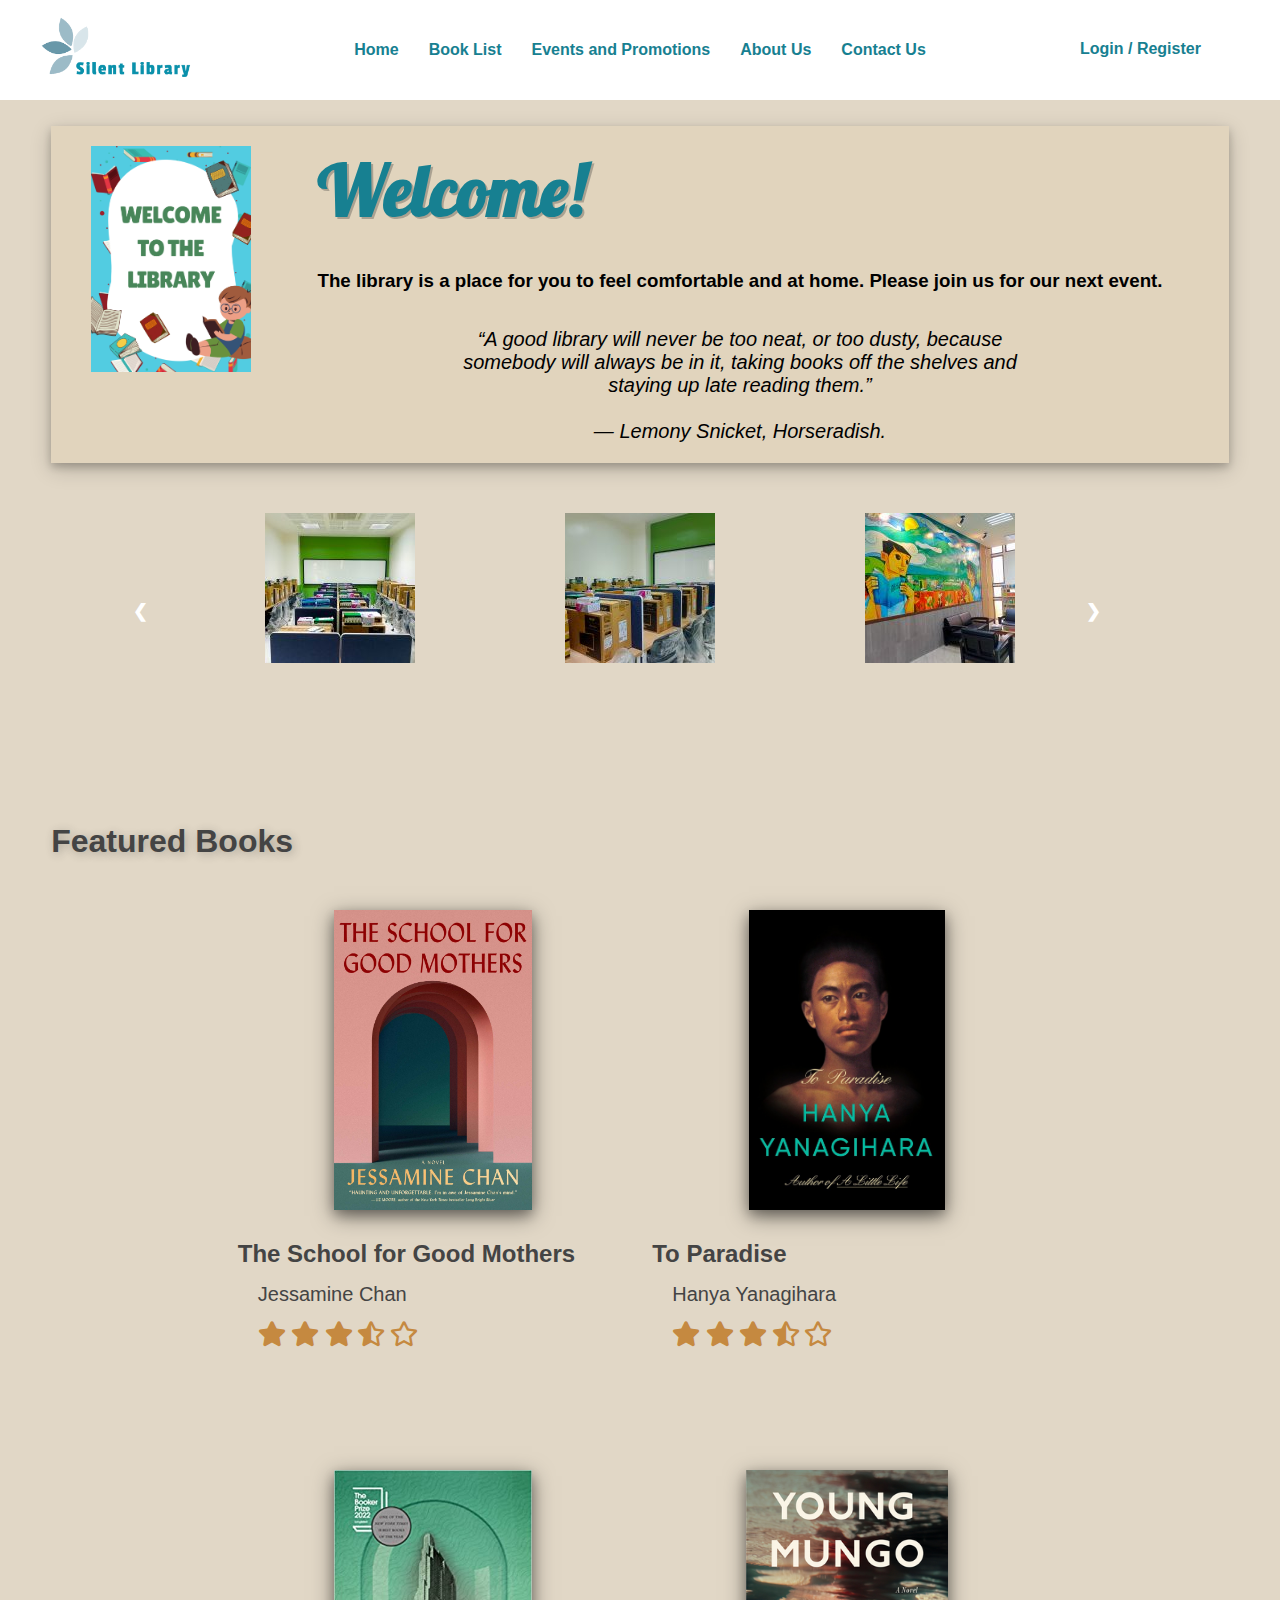
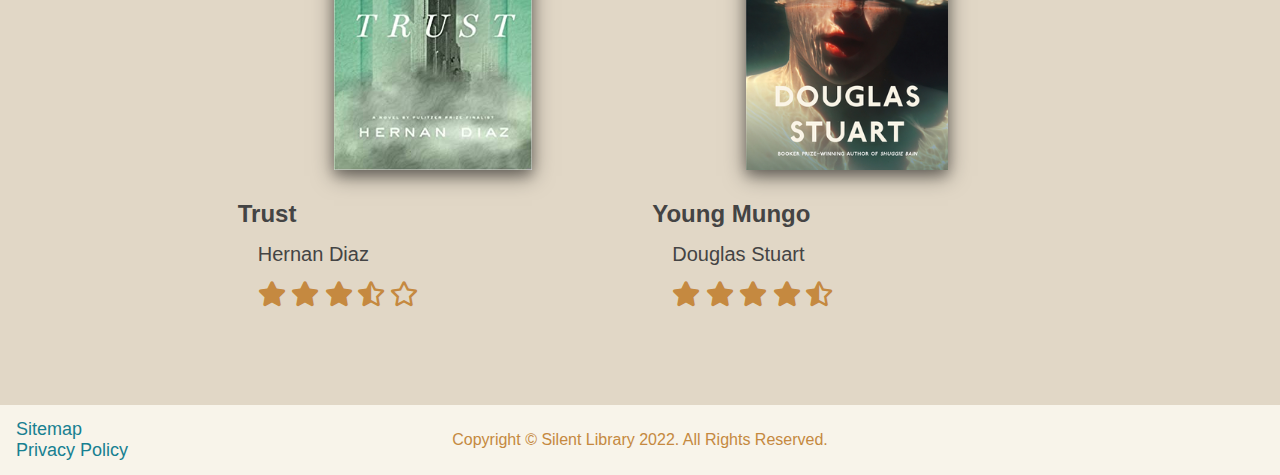
<file: pages/index.html>
<!DOCTYPE html>
<html lang="en">

<head>
    <meta charset="UTF-8">
    <meta http-equiv="X-UA-Compatible" content="IE=edge">
    <meta name="viewport" content="width=device-width, initial-scale=1.0">
    <title>Silent Library</title>
    <link rel="stylesheet" href="../res/css/styles.css  ">
    <link rel="icon" type="image/x-icon" href="../res/img/sl-favicon.jpg">
    <link rel="preconnect" href="https://fonts.googleapis.com">
    <link rel="preconnect" href="https://fonts.gstatic.com" crossorigin>
    <link href="https://fonts.googleapis.com/css2?family=Lobster&display=swap" rel="stylesheet">
    <script src="https://ajax.googleapis.com/ajax/libs/jquery/3.2.1/jquery.min.js"></script>
    <link rel="stylesheet" href="https://cdnjs.cloudflare.com/ajax/libs/font-awesome/5.15.2/css/all.min.css" />
    <script>
        $(document).ready(function () {
            $("#header").load("header.html");
            $("#footer").load("footer.html");
        });
    </script>
</head>

<body>
    <header>
        <div id="header"></div>
    </header>
    <main>
        <div class="container">
            <div class="col">
                <div class="landing-banner">
                    <div class="event-img">
                        <img src="../res/img/events/welcome.png" alt="Welcome to Silent Library">
                    </div>
                    <div class="banner-details">
                        <h1>Welcome!</h1>
                        <br><br>
                        <h3>The library is a place for you to feel comfortable and at home. Please join us for our next
                            event.</h3>
                        <br><br>
                        <div class="quote">
                            <em>“A good library will never be too neat, or too dusty, because somebody will always be in
                                it, taking books off the shelves and staying up late reading them.”</em>
                            <br><br>
                            <em>― Lemony Snicket, Horseradish.</em>
                        </div>
                    </div>
                </div>
                <h1></h1>
                <div class="slideshow-container">

                    <!-- Slideshow images list -->
                    <div class="slides">
                        <div class="slide-images">
                            <img src="../res/img/library/IMG20220504090529_01-150x150.jpg">
                        </div>

                        <div class="slide-images">
                            <img src="../res/img/library/IMG20220504090549_01-150x150.jpg">
                        </div>

                        <div class="slide-images">
                            <img src="../res/img/library/IMG20220504090732_01-150x150.jpg">
                        </div>

                        <div class="slide-images">
                            <img src="../res/img/library/IMG20220504090825-150x150.jpg">
                        </div>

                        <div class="slide-images">
                            <img src="../res/img/library/IMG20220504092419_01-150x150.jpg">
                        </div>

                        <div class="slide-images">
                            <img src="../res/img/library/IMG20220504092610_01-150x150.jpg">
                        </div>

                        <div class="slide-images">
                            <img src="../res/img/library/IMG20220504092840_01-150x150.jpg">
                        </div>

                        <div class="slide-images">
                            <img src="../res/img/library/IMG20220504092847-150x150.jpg">
                        </div>
                    </div>

                    <!-- Next and previous buttons -->
                    <div class="buttons">
                        <a class="prev" onclick="plusSlides(-1)">&#10094;</a>
                        <a class="next" onclick="plusSlides(1)">&#10095;</a>
                    </div>
                </div>

                <h1 class="section-heading">Featured Books</h1>
                <!-- Featured Books -->
                <div class="book-col">
                    <div class="book-list">
                        <div class="content">
                            <img src="../res/img/books/the_school_for_good_mothers.jpg"
                                alt="The School for Good Mothers">
                            <h2 class="book-title">The School for Good Mothers</h2>
                            <p>Jessamine Chan</p>
                            <p class="rating"><i class="fas fa-star"></i>
                                <i class="fas fa-star"></i>
                                <i class="fas fa-star"></i>
                                <i class="fas fa-star-half-alt"></i>
                                <i class="far fa-star"></i>
                            </p>
                        </div>
                        <div class="book-overlay">
                            <button class="btn btn-info">Borrow</button>
                            <button class="btn btn-info">Buy</button>
                            <br><br>
                            <button class="btn btn-success">View Details</button>
                        </div>
                    </div>
                    <div class="book-list">
                        <div class="content">
                            <img class="" src="../res/img/books/to_paradise.jpg" alt="To Paradise">
                            <h2 class="book-title">To Paradise</h2>
                            <p>Hanya Yanagihara</p>
                            <p class="rating"><i class="fas fa-star"></i>
                                <i class="fas fa-star"></i>
                                <i class="fas fa-star"></i>
                                <i class="fas fa-star-half-alt"></i>
                                <i class="far fa-star"></i>
                            </p>
                        </div>
                        <div class="book-overlay">
                            <button class="btn btn-info">Borrow</button>
                            <button class="btn btn-info">Buy</button>
                            <br><br>
                            <button class="btn btn-success">View Details</button>
                        </div>
                    </div>
                    <div class="book-list">
                        <div class="content">
                            <img src="../res/img/books/trust.jpg" alt="Trust">
                            <h2 class="book-title">Trust</h2>
                            <p>Hernan Diaz</p>
                            <p class="rating">
                                <i class="fas fa-star"></i>
                                <i class="fas fa-star"></i>
                                <i class="fas fa-star"></i>
                                <i class="fas fa-star-half-alt"></i>
                                <i class="far fa-star"></i>
                            </p>
                            </p>
                        </div>
                        <div class="book-overlay">
                            <button class="btn btn-info">Borrow</button>
                            <button class="btn btn-info">Buy</button>
                            <br><br>
                            <button class="btn btn-success">View Details</button>
                        </div>
                    </div>
                    <div class="book-list">
                        <div class="content">
                            <img src="../res/img/books/young_mungo.jpg" alt="Young Mungo">
                            <h2 class="book-title">Young Mungo</h2>
                            <p>Douglas Stuart</p>
                            <p class="rating"><i class="fas fa-star"></i>
                                <i class="fas fa-star"></i>
                                <i class="fas fa-star"></i>
                                <i class="fas fa-star"></i>
                                <i class="fas fa-star-half-alt"></i>
                            </p>
                        </div>
                        <div class="book-overlay">
                            <button class="btn btn-info">Borrow</button>
                            <button class="btn btn-info">Buy</button>
                            <br><br>
                            <button class="btn btn-success">View Details</button>
                        </div>
                    </div>
                </div>
            </div>
        </div>
    </main>
    <footer>
        <div id="footer"></div>
    </footer>
    <script>
        let slideIndex = 0;
        slideShow(slideIndex);

        function slideShow(n) {
            let i;
            var slides = $(".slide-images");
            if (n > slides.length - 3) { slideIndex = 0 }
            if (n < 0) { slideIndex = slides.length - 2 }
            for (i = 0; i <= slides.length; i++) {
                slides.eq(i).hide();
            }
            $('.slide-images').eq(n).fadeIn("slow");
            $('.slide-images').eq(n + 1).fadeIn("slow");
            $('.slide-images').eq(n + 2).fadeIn("slow");
        }

        // Next/previous controls
        function plusSlides(n) {
            slideShow(slideIndex += n);
        }
    </script>
</body>

</html>
</file>
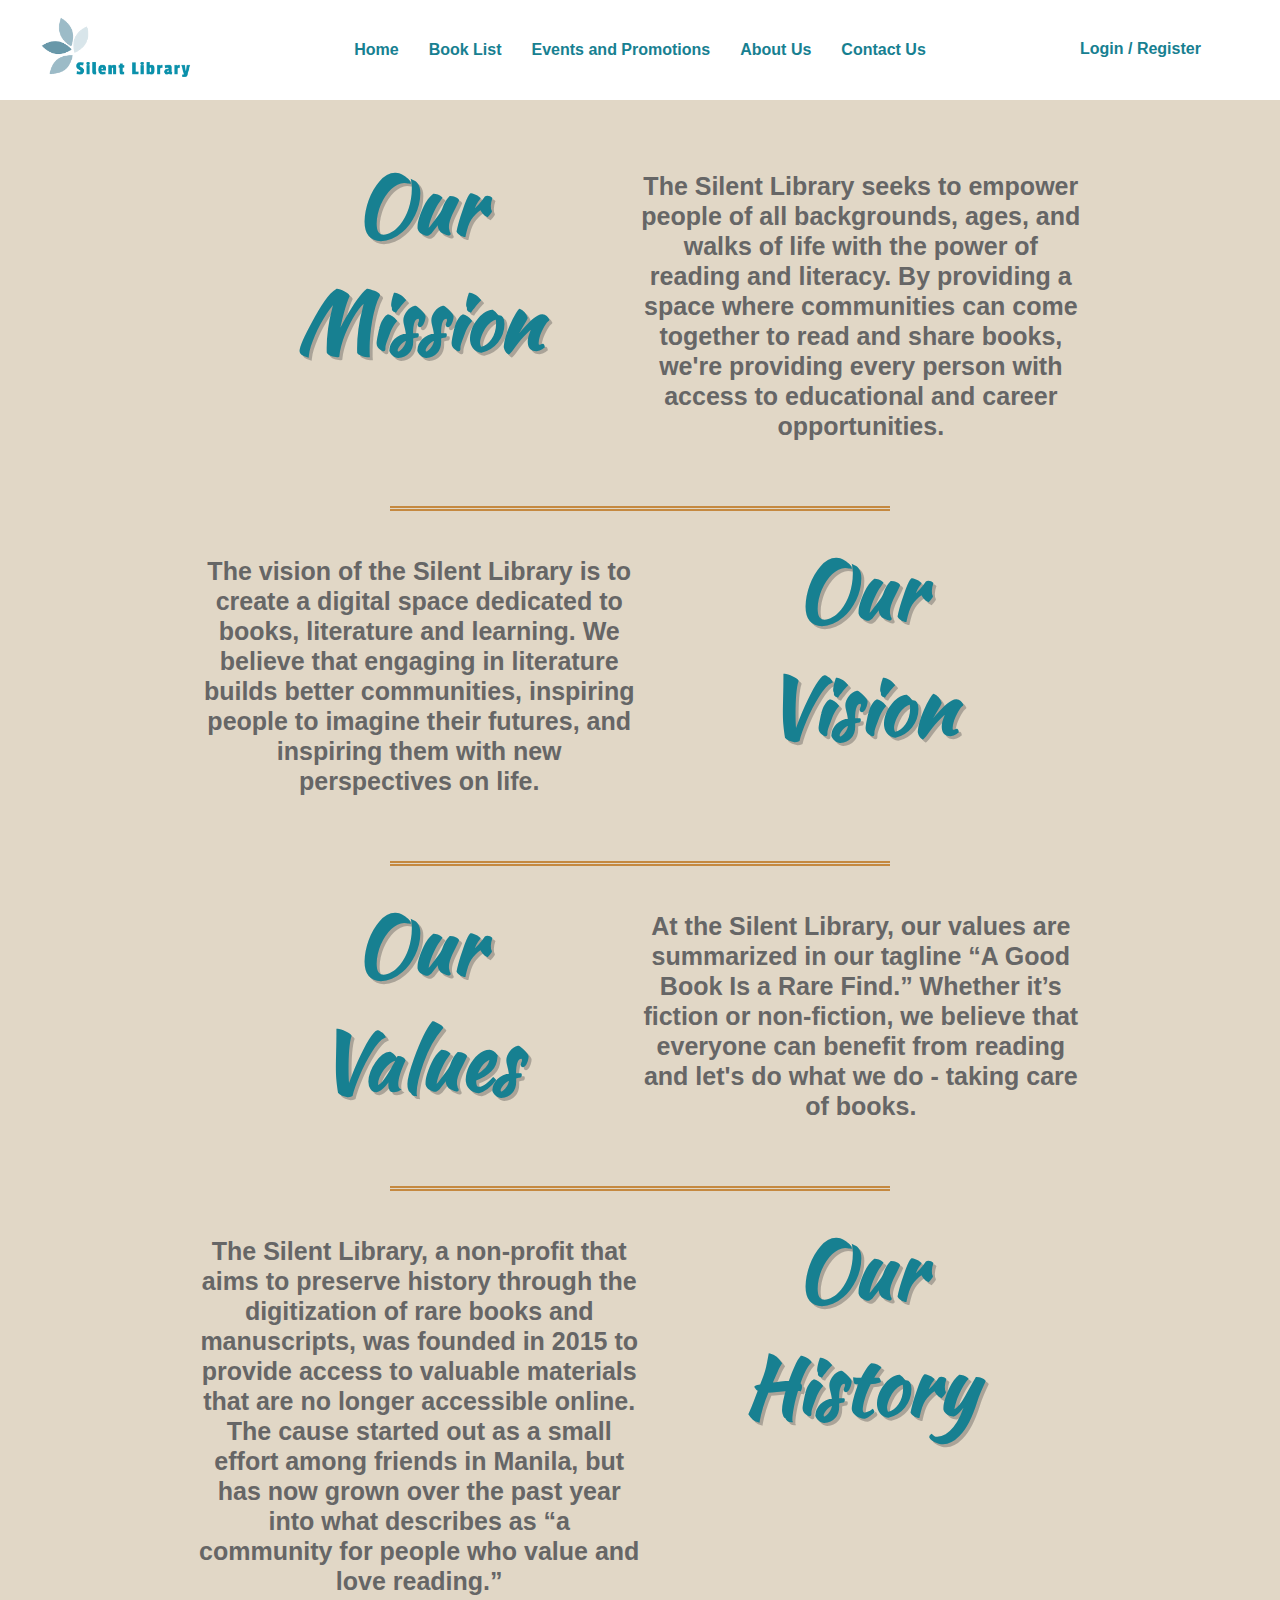
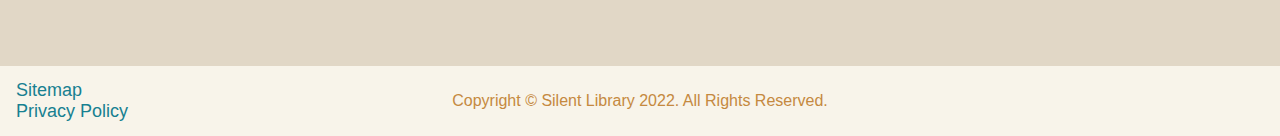
<file: pages/about.html>
<!DOCTYPE html>
<html lang="en">

<head>
    <meta charset="UTF-8" />
    <meta http-equiv="X-UA-Compatible" content="IE=edge" />
    <meta name="viewport" content="width=device-width, initial-scale=1.0" />
    <title>About Us</title>
    <link rel="stylesheet" href="../res/css/styles.css  " />
    <link rel="icon" type="image/x-icon" href="../res/img/sl-favicon.jpg" />
    <link rel="preconnect" href="https://fonts.googleapis.com">
    <link rel="preconnect" href="https://fonts.gstatic.com" crossorigin>
    <link href="https://fonts.googleapis.com/css2?family=Kaushan+Script&display=swap" rel="stylesheet">
    <script src="https://ajax.googleapis.com/ajax/libs/jquery/3.2.1/jquery.min.js"></script>
    <script>
        $(document).ready(function () {
            $("#header").load("header.html");
            $("#footer").load("footer.html");
        });
    </script>
</head>

<body>
    <header>
        <div id="header"></div>
    </header>
    <main>
        <div class="container">
            <div class="col">
                <div class="row-about">
                    <div class="col-left about">
                        <h1>Our <br>Mission</h1>
                    </div>
                    <div class="col-right about">
                        <h4>The Silent Library seeks to empower people of all backgrounds,
                            ages, and walks of life with the power of reading and literacy. By
                            providing a space where communities can come together to read and
                            share books, we're providing every person with access to educational
                            and career opportunities.</h4>
                    </div>
                </div>
                <div class="horizontal"></div>
                <div class="row-about">
                    <div class="col-left about">
                        <h4>The vision of the Silent Library is to create a digital space
                            dedicated to books, literature and learning. We believe that
                            engaging in literature builds better communities, inspiring people
                            to imagine their futures, and inspiring them with new perspectives
                            on life.</h4>
                    </div>
                    <div class="col-right about">
                        <h1>Our <br>Vision</h1>
                    </div>
                </div>
                <div class="horizontal"></div>
                <div class="row-about">
                    <div class="col-left about">
                        <h1>Our <br>Values</h1>
                    </div>
                    <div class="col-right about">
                        <h4>At the Silent Library, our values are summarized in our tagline “A Good Book Is a Rare
                            Find.”
                            Whether
                            it’s
                            fiction or non-fiction, we believe that everyone can benefit from reading and let's do what
                            we do - taking
                            care of books.</h4>
                    </div>
                </div>
                <div class="horizontal"></div>
                <div class="row-about">
                    <div class="col-left about">
                        <h4>The Silent Library, a non-profit that aims to preserve history through the digitization of
                            rare books
                            and
                            manuscripts, was founded in 2015 to provide access to valuable materials that are no
                            longer accessible online. The cause started out as a small effort among friends in Manila,
                            but has now
                            grown
                            over the past year into what describes as “a community for people who value and
                            love reading.”</h4>
                    </div>
                    <div class="col-right about">
                        <h1>Our <br>History</h1>
                    </div>
                </div>
            </div>
        </div>
    </main>
    <footer>
        <div id="footer"></div>
    </footer>
</body>

</html>
</file>
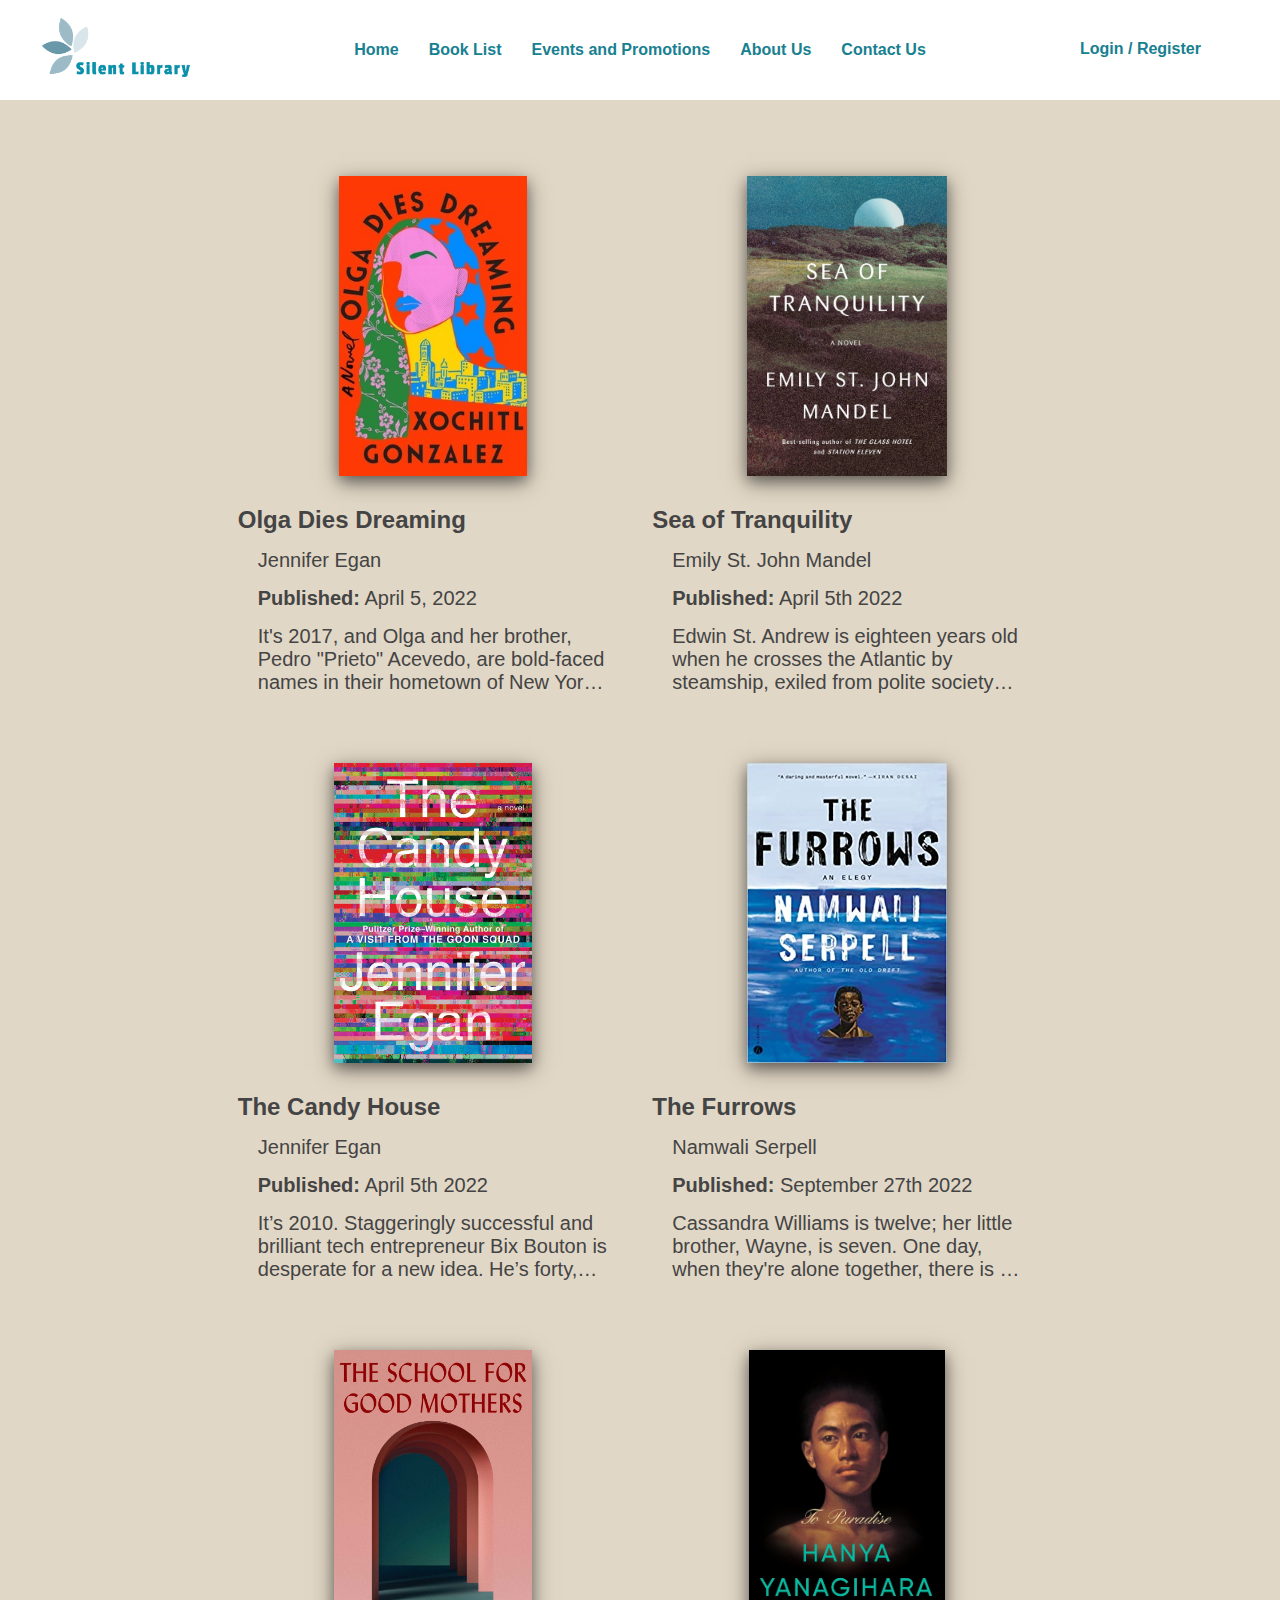
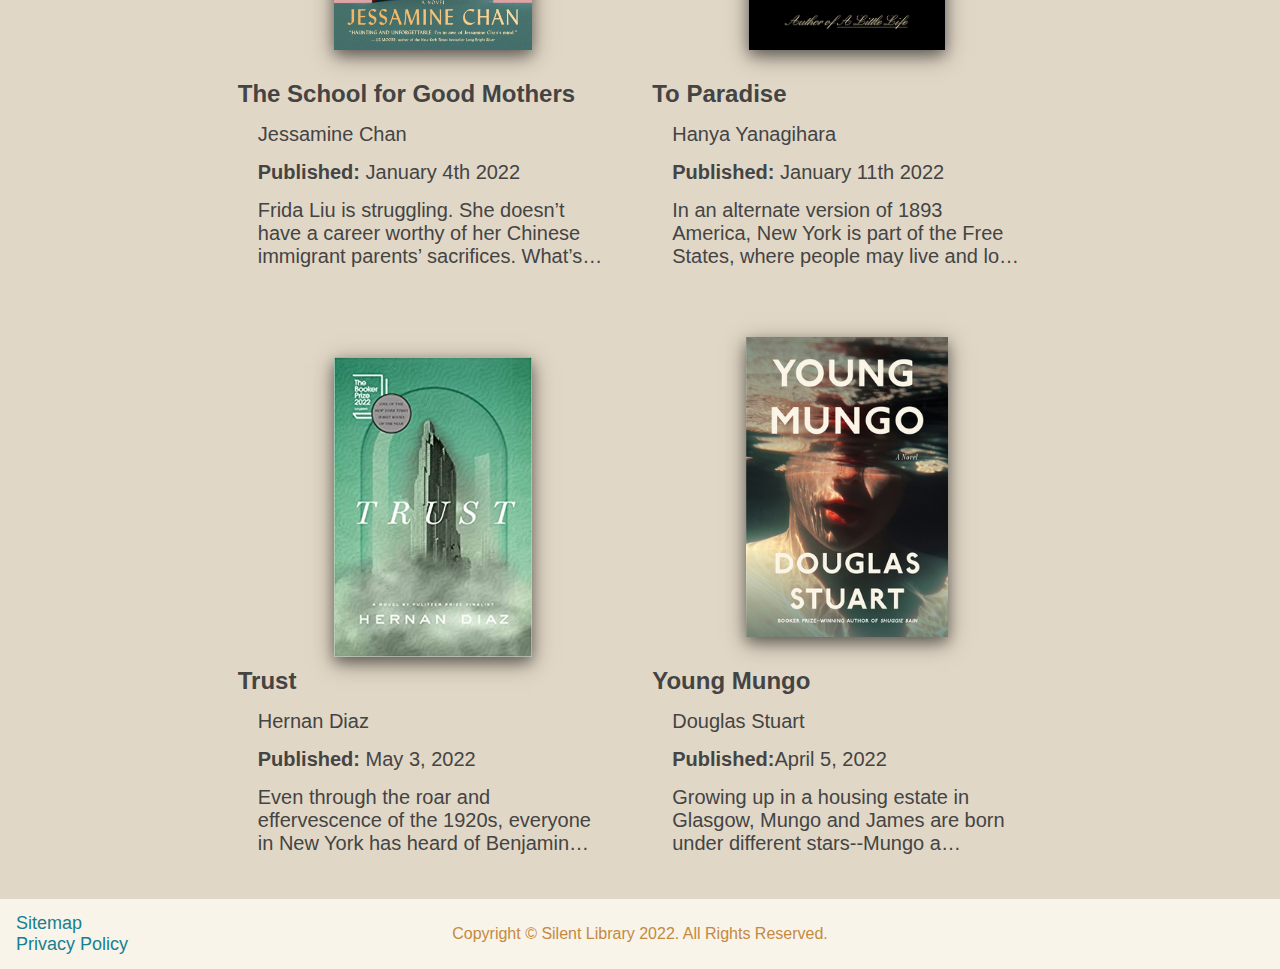
<file: pages/booklist.html>
<!DOCTYPE html>
<html lang="en">

<head>
    <meta charset="UTF-8">
    <meta http-equiv="X-UA-Compatible" content="IE=edge">
    <meta name="viewport" content="width=device-width, initial-scale=1.0">
    <title>Books</title>
    <link rel="stylesheet" href="../res/css/styles.css  ">
    <link rel="icon" type="image/x-icon" href="../res/img/sl-favicon.jpg">
    <script src="https://ajax.googleapis.com/ajax/libs/jquery/3.2.1/jquery.min.js"></script>
    <script>
        $(document).ready(function () {
            $("#header").load("header.html");
            $("#footer").load("footer.html");
        });
    </script>
</head>

<body>
    <header>
        <div id="header"></div>
    </header>
    <main>
        <div class="container">
            <div class="col">
                <div class="book-col">
                    <div class="book-list">
                        <div class="content">
                            <img src="../res/img/books/olga_dies_dreaming.jpg" alt="Olga Dies Dreaming">
                            <h2 class="book-title">Olga Dies Dreaming</h2>
                            <p>Jennifer Egan</p>
                            <p><b>Published:</b> April 5, 2022</p>
                            <p class="description">It's 2017, and Olga and her brother, Pedro "Prieto" Acevedo, are
                                bold-faced names in their hometown of New York. Prieto is a popular congressman
                                representing
                                their gentrifying Latinx neighborhood in Brooklyn while Olga is the tony wedding planner
                                for
                                Manhattan's powerbrokers.</p>
                        </div>
                        <div class="book-overlay">
                            <button class="btn btn-info">Borrow</button>
                            <button class="btn btn-info">Buy</button>
                            <br><br>
                            <button class="btn btn-success">View Details</button>
                        </div>
                    </div>
                    <div class="book-list">
                        <div class="content">
                            <img src="../res/img/books/sea_of_tranquility.jpg" alt="Sea of Tranquility">
                            <h2 class="book-title">Sea of Tranquility</h2>
                            <p> Emily St. John Mandel </p>
                            <p><b>Published:</b> April 5th 2022</p>
                            <p class="description">Edwin St. Andrew is eighteen years old when he crosses the Atlantic
                                by
                                steamship, exiled from polite society following an ill-conceived diatribe at a dinner
                                party.
                                He enters the forest, spellbound by the beauty of the Canadian wilderness, and suddenly
                                hears the notes of a violin echoing in an airship terminal--an experience that shocks
                                him to
                                his core.</p>
                        </div>
                        <div class="book-overlay">
                            <button class="btn btn-info">Borrow</button>
                            <button class="btn btn-info">Buy</button>
                            <br><br>
                            <button class="btn btn-success">View Details</button>
                        </div>
                    </div>
                    <div class="book-list">
                        <div class="content">
                            <img src="../res/img/books/the_candy_house.jpg" alt="The Candy House">
                            <h2 class="book-title">The Candy House</h2>
                            <p>Jennifer Egan</p>
                            <p><b>Published:</b> April 5th 2022</p>
                            <p class="description">It’s 2010. Staggeringly successful and brilliant tech entrepreneur
                                Bix
                                Bouton is desperate for a new idea. He’s forty, with four kids, and restless when he
                                stumbles into a conversation with mostly Columbia professors, one of whom is
                                experimenting
                                with downloading or “externalizing” memory. Within a decade, Bix’s new technology, Own
                                Your
                                Unconscious—that allows you access to every memory you’ve ever had, and to share every
                                memory in exchange for access to the memories of others—has seduced multitudes. But not
                                everyone.</p>
                        </div>
                        <div class="book-overlay">
                            <button class="btn btn-info">Borrow</button>
                            <button class="btn btn-info">Buy</button>
                            <br><br>
                            <button class="btn btn-success">View Details</button>
                        </div>
                    </div>
                    <div class="book-list">
                        <div class="content">
                            <img src="../res/img/books/the_furrows.jpg" alt="The Furrows">
                            <h2 class="book-title">The Furrows</h2>
                            <p>Namwali Serpell</p>
                            <p><b>Published:</b> September 27th 2022</p>
                            <p class="description">Cassandra Williams is twelve; her little brother, Wayne, is seven.
                                One
                                day, when they're alone together, there is an accident and Wayne is lost forever. His
                                body
                                is never recovered. The missing boy cleaves the family with doubt. Their father leaves,
                                starts another family elsewhere. But their mother can't give up hope and launches an
                                organization dedicated to missing children.</p>
                        </div>
                        <div class="book-overlay">
                            <button class="btn btn-info">Borrow</button>
                            <button class="btn btn-info">Buy</button>
                            <br><br>
                            <button class="btn btn-success">View Details</button>
                        </div>
                    </div>
                    <div class="book-list">
                        <div class="content">
                            <img src="../res/img/books/the_school_for_good_mothers.jpg"
                                alt="The School for Good Mothers">
                            <h2 class="book-title">The School for Good Mothers</h2>
                            <p>Jessamine Chan</p>
                            <p><b>Published:</b> January 4th 2022</p>
                            <p class="description">Frida Liu is struggling. She doesn’t have a career worthy of her
                                Chinese
                                immigrant parents’ sacrifices. What’s worse is she can’t persuade her husband, Gust, to
                                give
                                up his wellness-obsessed younger mistress. Only with their angelic daughter Harriet does
                                Frida finally feel she’s attained the perfection expected of her. Harriet may be all she
                                has, but she’s just enough.</p>
                        </div>
                        <div class="book-overlay">
                            <button class="btn btn-info">Borrow</button>
                            <button class="btn btn-info">Buy</button>
                            <br><br>
                            <button class="btn btn-success">View Details</button>
                        </div>
                    </div>
                    <div class="book-list">
                        <div class="content">
                            <img src="../res/img/books/to_paradise.jpg" alt="To Paradise">
                            <h2 class="book-title">To Paradise</h2>
                            <p>Hanya Yanagihara</p>
                            <p><b>Published:</b> January 11th 2022</p>
                            <p class="description">In an alternate version of 1893 America, New York is part of the Free
                                States, where people may live and love whomever they please (or so it seems). The
                                fragile
                                young scion of a distinguished family resists betrothal to a worthy suitor, drawn to a
                                charming music teacher of no means. In a 1993 Manhattan besieged by the AIDS epidemic, a
                                young Hawaiian man lives with his much older, wealthier partner, hiding his troubled
                                childhood and the fate of his father. And in 2093, in a world riven by plagues and
                                governed
                                by totalitarian rule, a powerful scientist’s damaged granddaughter tries to navigate
                                life
                                without him—and solve the mystery of her husband’s disappearances.
                            </p>
                        </div>
                        <div class="book-overlay">
                            <button class="btn btn-info">Borrow</button>
                            <button class="btn btn-info">Buy</button>
                            <br><br>
                            <button class="btn btn-success">View Details</button>
                        </div>
                    </div>
                    <div class="book-list">
                        <div class="content">
                            <img src="../res/img/books/trust.jpg" alt="Trust">
                            <h2 class="bookt-title">Trust</h2>
                            <p>Hernan Diaz</p>
                            <p><b>Published:</b> May 3, 2022</p>
                            <p class="description">Even through the roar and effervescence of the 1920s, everyone in New
                                York has heard of Benjamin and Helen Rask. He is a legendary Wall Street tycoon; she is
                                the
                                brilliant daughter of eccentric aristocrats. Together, they have risen to the very top
                                of a
                                world of seemingly endless wealth. But the secrets around their affluence and grandeur
                                incites gossip.</p>
                        </div>
                        <div class="book-overlay">
                            <button class="btn btn-info">Borrow</button>
                            <button class="btn btn-info">Buy</button>
                            <br><br>
                            <button class="btn btn-success">View Details</button>
                        </div>
                    </div>
                    <div class="book-list">
                        <div class="content">
                            <img src="../res/img/books/young_mungo.jpg" alt="Young Mungo">
                            <h2 class="book-title">Young Mungo</h2>
                            <p>Douglas Stuart</p>
                            <p><b>Published:</b>April 5, 2022</p>
                            <p class="description">Growing up in a housing estate in Glasgow, Mungo and James are born
                                under
                                different stars--Mungo a Protestant and James a Catholic--and they should be sworn
                                enemies
                                if they're to be seen as men at all. Yet against all odds, they become best friends as
                                they
                                find a sanctuary in the pigeon dovecote that James has built for his prize racing birds.
                            </p>
                        </div>
                        <div class="book-overlay">
                            <button class="btn btn-info">Borrow</button>
                            <button class="btn btn-info">Buy</button>
                            <br><br>
                            <button class="btn btn-success">View Details</button>
                        </div>
                    </div>
                </div>
            </div>
        </div>

    </main>
    <footer>
        <div id="footer"></div>
    </footer>
</body>

</html>
</file>
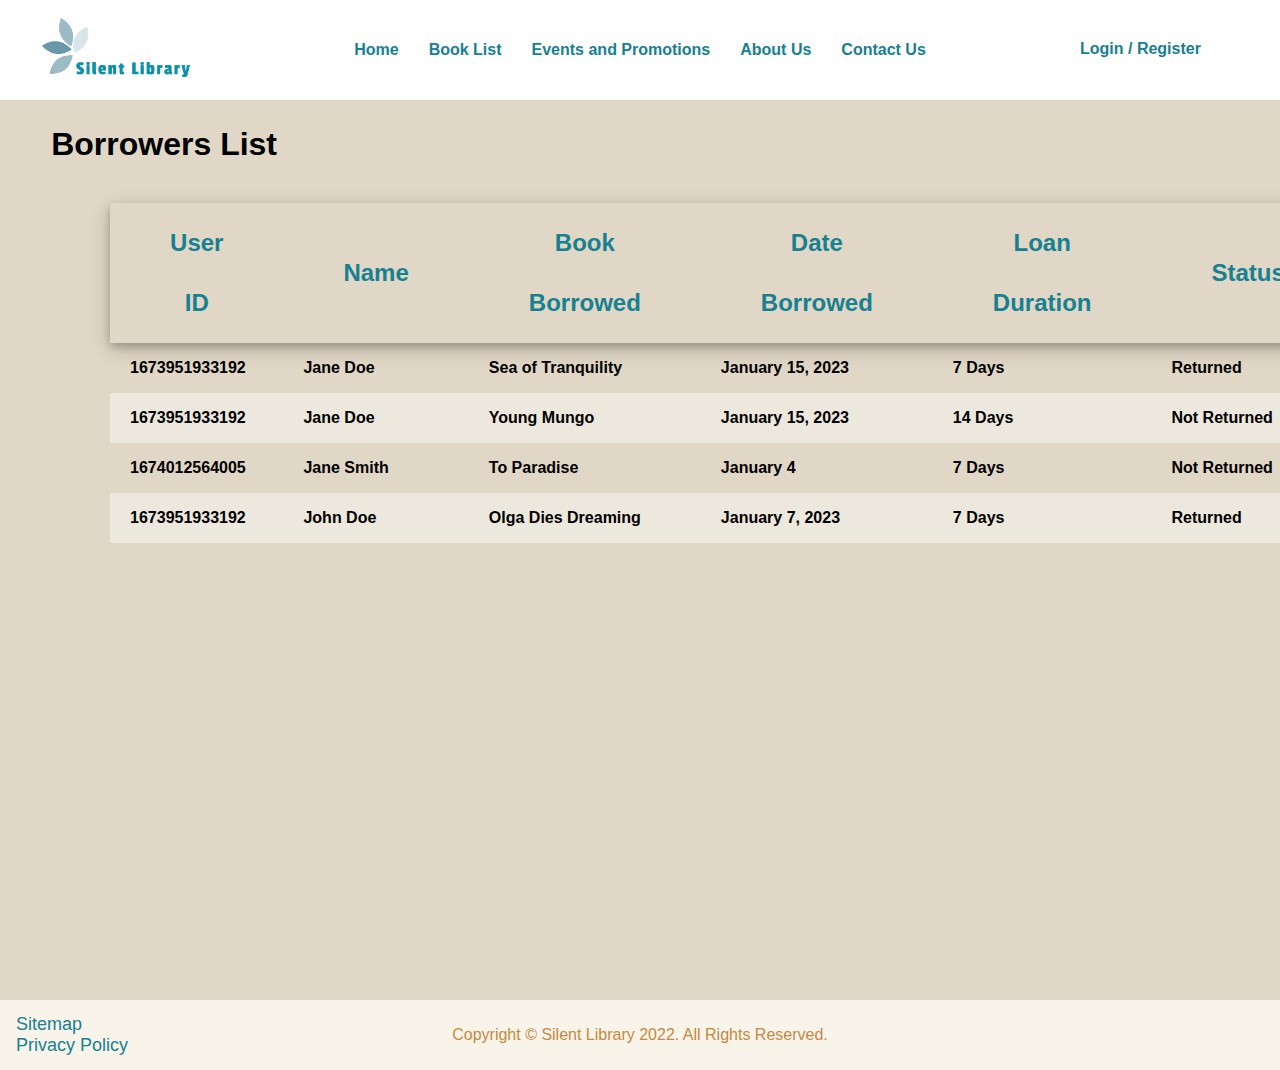
<file: pages/borrowers.html>
<!DOCTYPE html>
<html lang="en">

<head>
    <meta charset="UTF-8">
    <meta http-equiv="X-UA-Compatible" content="IE=edge">
    <meta name="viewport" content="width=device-width, initial-scale=1.0">
    <title>Silent Library</title>
    <link rel="stylesheet" href="../res/css/styles.css  ">
    <link rel="icon" type="image/x-icon" href="../res/img/sl-favicon.jpg">
    <script src="https://ajax.googleapis.com/ajax/libs/jquery/3.2.1/jquery.min.js"></script>
    <script>
        $(document).ready(function () {
            $("#header").load("header.html");
            $("#footer").load("footer.html");
        });
    </script>
</head>

<body>
    <header>
        <div id="header"></div>
    </header>
    <main>
        <div class="container">
            <div class="col">
                <div class="col-left">
                    <h1>Borrowers List</h1>
                </div>
                <div class="borrowers">
                    <table class="borrowers-table">
                        <thead>
                            <tr>
                                <th>
                                    <h2>User ID</h2>
                                </th>
                                <th>
                                    <h2>Name</h2>
                                </th>
                                <th>
                                    <h2>Book Borrowed</h2>
                                </th>
                                <th>
                                    <h2>Date Borrowed</h2>
                                </th>
                                <th>
                                    <h2>Loan Duration</h2>
                                </th>
                                <th>
                                    <h2>Status</h2>
                                </th>
                            </tr>
                        </thead>
                        <tbody>
                            <tr>
                                <td>1673951933192</td>
                                <td>Jane Doe</td>
                                <td>Sea of Tranquility</td>
                                <td>January 15, 2023</td>
                                <td>7 Days</td>
                                <td>Returned</td>
                            </tr>
                            <tr>
                                <td>1673951933192</td>
                                <td>Jane Doe</td>
                                <td>Young Mungo</td>
                                <td>January 15, 2023</td>
                                <td>14 Days</td>
                                <td>Not Returned</td>
                            </tr>
                            <tr>
                                <td>1674012564005</td>
                                <td>Jane Smith</td>
                                <td>To Paradise</td>
                                <td>January 4</td>
                                <td>7 Days</td>
                                <td>Not Returned</td>
                            </tr>
                            <tr>
                                <td>1673951933192</td>
                                <td>John Doe</td>
                                <td>Olga Dies Dreaming</td>
                                <td>January 7, 2023</td>
                                <td>7 Days</td>
                                <td>Returned</td>
                            </tr>
                        </tbody>
                    </table>
                </div>
            </div>
        </div>
    </main>
    <footer>
        <div id="footer"></div>
    </footer>
</body>

</html>
</file>
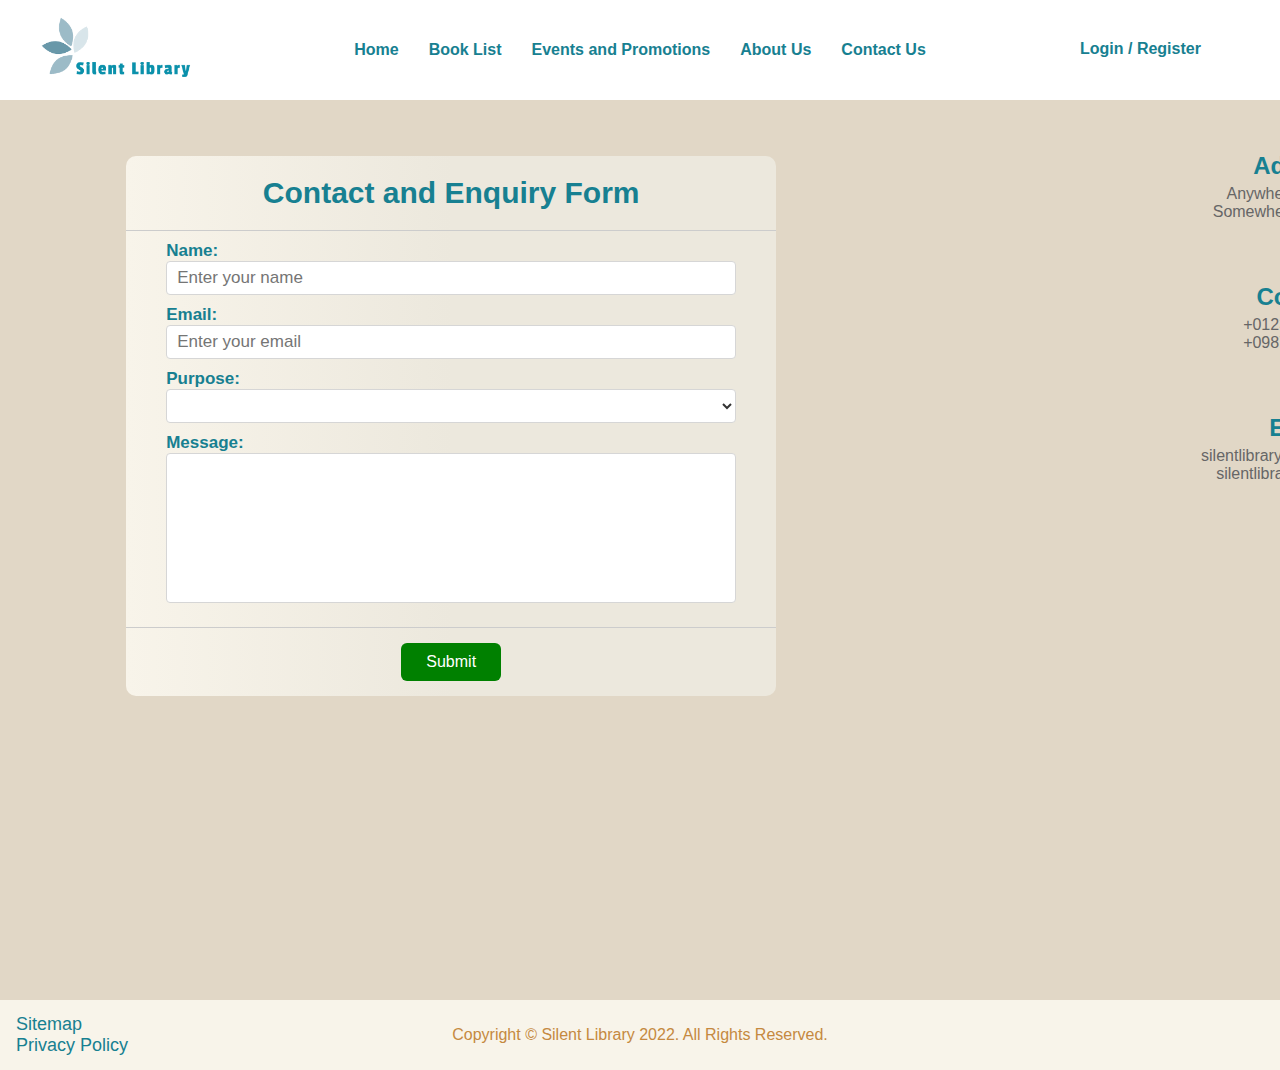
<file: pages/contact.html>
<!DOCTYPE html>
<html lang="en">

<head>
    <meta charset="UTF-8">
    <meta http-equiv="X-UA-Compatible" content="IE=edge">
    <meta name="viewport" content="width=device-width, initial-scale=1.0">
    <title>Contact Us</title>
    <link rel="stylesheet" href="../res/css/styles.css  ">
    <link rel="icon" type="image/x-icon" href="../res/img/sl-favicon.jpg">
    <link rel="stylesheet" href="https://cdnjs.cloudflare.com/ajax/libs/font-awesome/5.15.2/css/all.min.css" />
    <script src="https://ajax.googleapis.com/ajax/libs/jquery/3.2.1/jquery.min.js"></script>
    <script>
        $(document).ready(function () {
            $("#header").load("header.html");
            $("#footer").load("footer.html");
        });

        function checkEvents() {
            if (document.getElementById('purpose').value == 'eventsenquiry') {
                document.getElementById('eventslabel').style.display = "block";
                document.getElementById('events').style.display = "block";
            } else {
                document.getElementById('eventslabel').style.display = "none";
                document.getElementById('events').style.display = "none";
            }
        }
    </script>
</head>

<body>
    <header>
        <div id="header"></div>
    </header>
    <main>
        <div class="container">
            <div class="col">
                <div class="row">
                    <div class="col-left">
                        <div class="registration">
                            <form action="javascript:void(0);" class="sign-up" id="enquiry" method="post">
                                <div class="form-header">
                                    <h2>Contact and Enquiry Form</h2>
                                </div>
                                <div class="form-body">
                                    <label for="name" class="label-title">Name: </label>
                                    <input type="text" class="form-input" placeholder="Enter your name">

                                    <label for="email" class="label-title">Email: </label>
                                    <input type="email" class="form-input" placeholder="Enter your email" required>

                                    <label for="purpose" class="label-title">Purpose: </label>
                                    <select name="purpose" id="purpose" class="form-input" required
                                        onchange="checkEvents()">
                                        <option></option>
                                        <option value="contact">Contact</option>
                                        <option value="suggestion">Suggestion</option>
                                        <option value="eventsenquiry">Events and Promotions Enquiry</option>
                                    </select>

                                    <label for="eventslabel" class="label-title" id="eventslabel"
                                        style="display: none;">Events:
                                    </label>
                                    <select name="events" id="events" class="form-input" style="display: none;">
                                        <option></option>
                                        <option value="postermaking">Poster Making Contest</option>
                                        <option value="childrensbook">International Childrens' Book Day</option>
                                        <option value="artday">World Art Day</option>
                                    </select>

                                    <label for="message" class="label-title">Message: </label>
                                    <textarea name="message" id="message" cols="60" rows="10"
                                        class="form-input"></textarea>
                                </div>
                                <div class="form-footer">
                                    <button class="btn btn-success" type="submit">
                                        Submit
                                    </button>
                                </div>
                            </form>
                        </div>
                    </div>
                    <div class="col-right">
                        <div class="contact">
                            <i class="fas fa-map-marker-alt"></i>
                            <h2>Address</h2>
                            <h4>Anywhere, anywhere</h4>
                            <h4>Somewhere, somewhere</h4>
                            <br><br>

                            <i class="fas fa-phone-alt"></i>
                            <h2>Contact</h2>
                            <h4>+0123 4567 890</h4>
                            <h4>+0987 6543 210</h4>
                            <br><br>

                            <i class="fas fa-envelope"></i>
                            <h2>Email</h2>
                            <h4>silentlibrary@somemail.com</h4>
                            <h4>silentlibrary@email.com</h4>
                        </div>
                        <br><br>
                        <div class="map">
                            <div class="mapouter">
                                <div class="gmap_canvas"><iframe width="900" height="400" id="gmap_canvas"
                                        src="https://maps.google.com/maps?q=2880%20Broadway,%20New%20York&t=&z=13&ie=UTF8&iwloc=&output=embed"
                                        frameborder="0" scrolling="no" marginheight="0" marginwidth="0"></iframe><a
                                        href="https://fmovies-online.net"></a><br>
                                    <style>
                                        .mapouter {
                                            position: relative;
                                            text-align: right;
                                            height: 400px;
                                            width: 900px;
                                        }
                                    </style><a href="https://www.embedgooglemap.net">google map html generator</a>
                                    <style>
                                        .gmap_canvas {
                                            overflow: hidden;
                                            background: none !important;
                                            height: 400px;
                                            width: 900px;
                                        }
                                    </style>
                                </div>
                            </div>
                        </div>
                    </div>
                </div>
            </div>
        </div>
    </main>
    <footer>
        <div id="footer"></div>
    </footer>
</body>

</html>
</file>
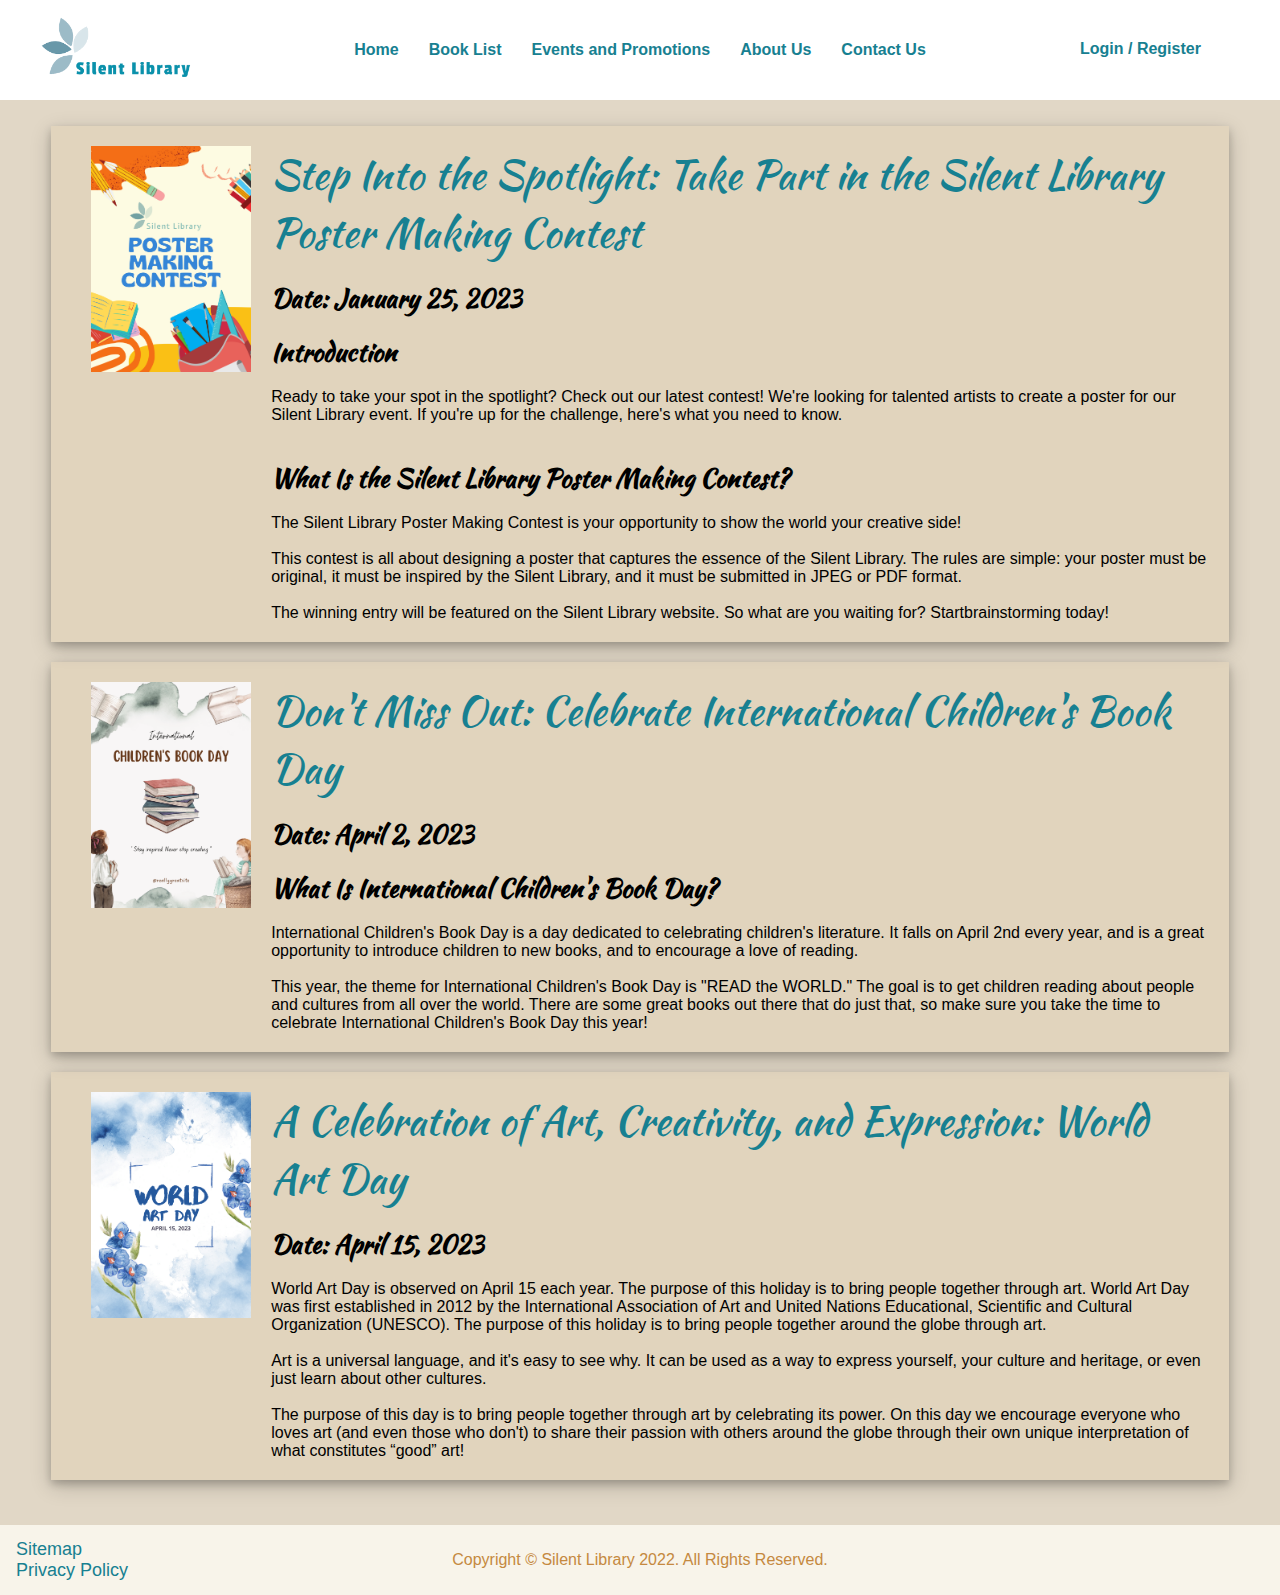
<file: pages/events.html>
<!DOCTYPE html>
<html lang="en">

<head>
    <meta charset="UTF-8">
    <meta http-equiv="X-UA-Compatible" content="IE=edge">
    <meta name="viewport" content="width=device-width, initial-scale=1.0">
    <title>Events and Promotions</title>
    <link rel="stylesheet" href="../res/css/styles.css  ">
    <link rel="icon" type="image/x-icon" href="../res/img/sl-favicon.jpg">
    <link rel="preconnect" href="https://fonts.googleapis.com">
    <link rel="preconnect" href="https://fonts.gstatic.com" crossorigin>
    <link href="https://fonts.googleapis.com/css2?family=Kaushan+Script&display=swap" rel="stylesheet">
    <script src="https://ajax.googleapis.com/ajax/libs/jquery/3.2.1/jquery.min.js"></script>
    <script>
        $(document).ready(function () {
            $("header").load("header.html");
            $("footer").load("footer.html");
        });
    </script>
</head>

<body>
    <header>
        <div id="header"></div>
    </header>
    <main>
        <div class="container">
            <div class="col">
                <div class="events">
                    <div class="event-img">
                        <a href=""><img src="../res/img/events/poster_making.png" alt="Poster Making Contest"></a>
                    </div>
                    <div class="event-details">
                        <h1>Step Into the Spotlight: Take Part in the Silent Library Poster Making Contest</h1>
                        <br>
                        <h3>Date: January 25, 2023</h3>
                        <br>
                        <h3>Introduction</h3>
                        <br>
                        <p>
                            Ready to take your spot in the spotlight? Check out our latest contest! We're looking for
                            talented artists to create a poster for our Silent Library event. If you're up for the
                            challenge, here's what you need to know.
                        </p>
                        <br><br>
                        <h3>What Is the Silent Library Poster Making Contest?</h3>
                        <br>
                        <p>
                            The Silent Library Poster Making Contest is your opportunity to show the world your creative
                            side!
                            <br><br>
                            This contest is all about designing a poster that captures the essence of the Silent
                            Library. The rules are simple: your poster must be original, it must be inspired by the
                            Silent Library, and it must be submitted in JPEG or PDF format.
                            <br><br>
                            The winning entry will be featured on the Silent Library website. So what are you waiting
                            for? Startbrainstorming today!
                        </p>
                    </div>
                    <div class="enquire-btn">
                        <a class="btn btn-info">Enquire</a>
                    </div>
                </div>
                <div class="events">
                    <div class="event-img">
                        <img src="../res/img/events/childrens_book_day.png" alt="International Childrens Book Day">
                    </div>
                    <div class="event-details">
                        <h1>Don't Miss Out: Celebrate International Children's Book Day</h1>
                        <br>
                        <h3>Date: April 2, 2023</h3>
                        <br>
                        <h3>What Is International Children's Book Day?</h3>
                        <br>
                        <p>
                            International Children's Book Day is a day dedicated to celebrating children's
                            literature.
                            It falls on April 2nd every year, and is a great opportunity to introduce children to
                            new
                            books, and to encourage a love of reading.
                            <br><br>
                            This year, the theme for International Children's Book Day is "READ the WORLD." The goal
                            is
                            to get children reading about people and cultures from all over the world. There are
                            some
                            great books out there that do just that, so make sure you take the time to celebrate
                            International Children's Book Day this year!
                        </p>
                    </div>
                    <div class="enquire-btn">
                        <a class="btn btn-info">Enquire</a>
                    </div>
                </div>
                <div class="events">
                    <div class="event-img">
                        <img src="../res/img/events/art-day.png" alt="World Art Day">
                    </div>
                    <div class="event-details">
                        <h1>A Celebration of Art, Creativity, and Expression: World Art Day</h1>
                        <br>
                        <h3>Date: April 15, 2023</h3>
                        <br>
                        <p>
                            World Art Day is observed on April 15 each year. The purpose of this holiday is to bring
                            people together through art. World Art Day was first established in 2012 by the
                            International Association of Art and United Nations Educational, Scientific and Cultural
                            Organization (UNESCO). The purpose of this holiday is to bring people together around the
                            globe through art.
                            <br><br>
                            Art is a universal language, and it's easy to see why. It can be used as a way to express
                            yourself, your culture and heritage, or even just learn about other cultures.
                            <br><br>
                            The purpose of this day is to bring people together through art by celebrating its power. On
                            this day we encourage everyone who loves art (and even those who don't) to share their
                            passion with others around the globe through their own unique interpretation of what
                            constitutes “good” art!
                        </p>
                    </div>
                    <div class="enquire-btn">
                        <a class="btn btn-info">Enquire</a>
                    </div>
                </div>
            </div>
        </div>
    </main>
    <footer>
        <div id="footer"></div>
    </footer>
    <div class="modal">
        <div class="enquire-form">
            <form action="javascript:void(0);" class="sign-up" id="enquiry" method="post">
                <div class="form-header">
                    <h2>Events Enquiry Form</h2>
                </div>
                <div class="form-body">
                    <label for="name" class="label-title">Name: </label>
                    <input type="text" class="form-input" placeholder="Enter your name">

                    <label for="email" class="label-title">Email: </label>
                    <input type="email" class="form-input" placeholder="Enter your email" required>

                    <label for="eventslabel" class="label-title" id="eventslabel">Events:
                    </label>
                    <select name="events" id="events" class="form-input" required>
                        <option></option>
                        <option value="postermaking">Poster Making Contest</option>
                        <option value="childrensbook">International Childrens' Book Day</option>
                        <option value="artday">World Art Day</option>
                    </select>

                    <label for="message" class="label-title">Message: </label>
                    <textarea name="message" id="message" cols="60" rows="10" class="form-input"></textarea>
                </div>
                <div class="form-footer">
                    <button class="btn btn-success" type="submit">
                        Submit
                    </button>
                    <button class="btn btn-danger" id="modal-cancel" type="reset">
                        Cancel
                    </button>
                </div>
            </form>
        </div>
    </div>
</body>

</html>
</file>
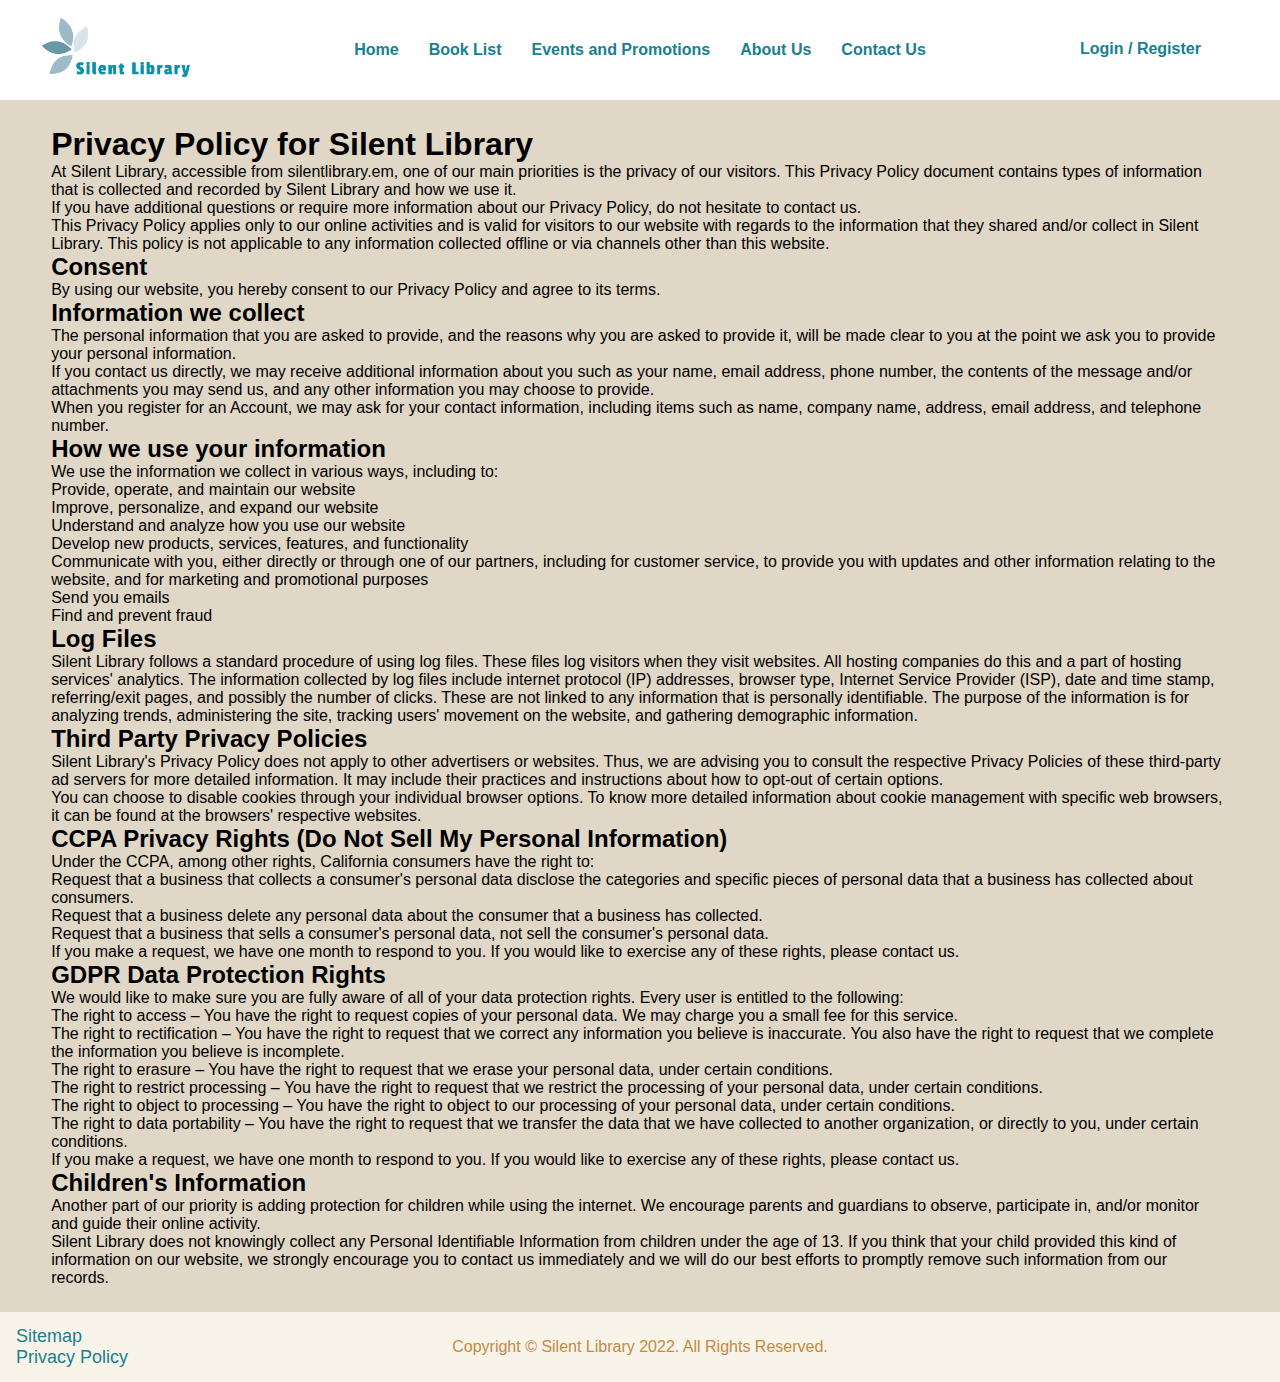
<file: pages/privacy.html>
<!DOCTYPE html>
<html lang="en">

<head>
    <meta charset="UTF-8">
    <meta http-equiv="X-UA-Compatible" content="IE=edge">
    <meta name="viewport" content="width=device-width, initial-scale=1.0">
    <title>Silent Library</title>
    <link rel="stylesheet" href="../res/css/styles.css  ">
    <link rel="icon" type="image/x-icon" href="../res/img/sl-favicon.jpg">
    <script src="https://ajax.googleapis.com/ajax/libs/jquery/3.2.1/jquery.min.js"></script>
    <script>
        $(document).ready(function () {
            $("#header").load("header.html");
            $("#footer").load("footer.html");
        });
    </script>
</head>

<body>
    <header>
        <div id="header"></div>
    </header>
    <main>
        <div class="container">
            <div class="col">
                <h1>Privacy Policy for Silent Library</h1>

                <p>At Silent Library, accessible from silentlibrary.em, one of our main priorities is the privacy of our
                    visitors. This Privacy Policy document contains types of information that is collected and recorded
                    by Silent Library and how we use it.</p>

                <p>If you have additional questions or require more information about our Privacy Policy, do not
                    hesitate to contact us.</p>

                <p>This Privacy Policy applies only to our online activities and is valid for visitors to our website
                    with regards to the information that they shared and/or collect in Silent Library. This policy is
                    not applicable to any information collected offline or via channels other than this website.</p>

                <h2>Consent</h2>

                <p>By using our website, you hereby consent to our Privacy Policy and agree to its terms.</p>

                <h2>Information we collect</h2>

                <p>The personal information that you are asked to provide, and the reasons why you are asked to provide
                    it, will be made clear to you at the point we ask you to provide your personal information.</p>
                <p>If you contact us directly, we may receive additional information about you such as your name, email
                    address, phone number, the contents of the message and/or attachments you may send us, and any other
                    information you may choose to provide.</p>
                <p>When you register for an Account, we may ask for your contact information, including items such as
                    name, company name, address, email address, and telephone number.</p>

                <h2>How we use your information</h2>

                <p>We use the information we collect in various ways, including to:</p>

                <ul>
                    <li>Provide, operate, and maintain our website</li>
                    <li>Improve, personalize, and expand our website</li>
                    <li>Understand and analyze how you use our website</li>
                    <li>Develop new products, services, features, and functionality</li>
                    <li>Communicate with you, either directly or through one of our partners, including for customer
                        service, to provide you with updates and other information relating to the website, and for
                        marketing and promotional purposes</li>
                    <li>Send you emails</li>
                    <li>Find and prevent fraud</li>
                </ul>

                <h2>Log Files</h2>

                <p>Silent Library follows a standard procedure of using log files. These files log visitors when they
                    visit websites. All hosting companies do this and a part of hosting services' analytics. The
                    information collected by log files include internet protocol (IP) addresses, browser type, Internet
                    Service Provider (ISP), date and time stamp, referring/exit pages, and possibly the number of
                    clicks. These are not linked to any information that is personally identifiable. The purpose of the
                    information is for analyzing trends, administering the site, tracking users' movement on the
                    website, and gathering demographic information.</p>




                <h2>Third Party Privacy Policies</h2>

                <p>Silent Library's Privacy Policy does not apply to other advertisers or websites. Thus, we are
                    advising you to consult the respective Privacy Policies of these third-party ad servers for more
                    detailed information. It may include their practices and instructions about how to opt-out of
                    certain options. </p>

                <p>You can choose to disable cookies through your individual browser options. To know more detailed
                    information about cookie management with specific web browsers, it can be found at the browsers'
                    respective websites.</p>

                <h2>CCPA Privacy Rights (Do Not Sell My Personal Information)</h2>

                <p>Under the CCPA, among other rights, California consumers have the right to:</p>
                <p>Request that a business that collects a consumer's personal data disclose the categories and specific
                    pieces of personal data that a business has collected about consumers.</p>
                <p>Request that a business delete any personal data about the consumer that a business has collected.
                </p>
                <p>Request that a business that sells a consumer's personal data, not sell the consumer's personal data.
                </p>
                <p>If you make a request, we have one month to respond to you. If you would like to exercise any of
                    these rights, please contact us.</p>

                <h2>GDPR Data Protection Rights</h2>

                <p>We would like to make sure you are fully aware of all of your data protection rights. Every user is
                    entitled to the following:</p>
                <p>The right to access – You have the right to request copies of your personal data. We may charge you a
                    small fee for this service.</p>
                <p>The right to rectification – You have the right to request that we correct any information you
                    believe is inaccurate. You also have the right to request that we complete the information you
                    believe is incomplete.</p>
                <p>The right to erasure – You have the right to request that we erase your personal data, under certain
                    conditions.</p>
                <p>The right to restrict processing – You have the right to request that we restrict the processing of
                    your personal data, under certain conditions.</p>
                <p>The right to object to processing – You have the right to object to our processing of your personal
                    data, under certain conditions.</p>
                <p>The right to data portability – You have the right to request that we transfer the data that we have
                    collected to another organization, or directly to you, under certain conditions.</p>
                <p>If you make a request, we have one month to respond to you. If you would like to exercise any of
                    these rights, please contact us.</p>

                <h2>Children's Information</h2>

                <p>Another part of our priority is adding protection for children while using the internet. We encourage
                    parents and guardians to observe, participate in, and/or monitor and guide their online activity.
                </p>

                <p>Silent Library does not knowingly collect any Personal Identifiable Information from children under
                    the age of 13. If you think that your child provided this kind of information on our website, we
                    strongly encourage you to contact us immediately and we will do our best efforts to promptly remove
                    such information from our records.</p>
            </div>
        </div>
    </main>
    <footer>
        <div id="footer"></div>
    </footer>
</body>

</html>
</file>
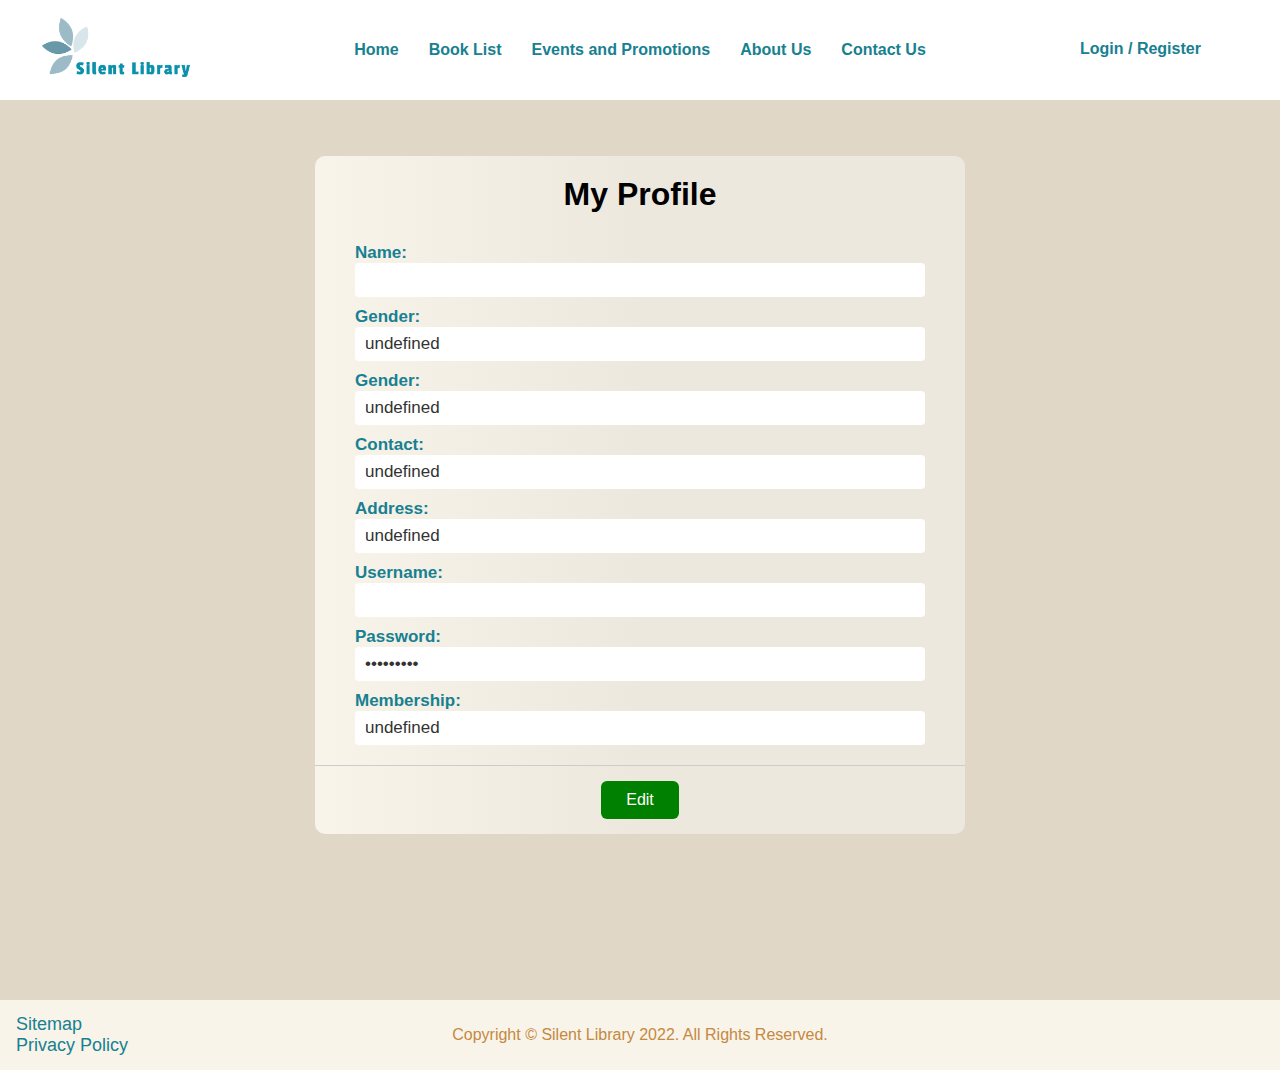
<file: pages/profile.html>
<!DOCTYPE html>
<html lang="en">

<head>
    <meta charset="UTF-8">
    <meta http-equiv="X-UA-Compatible" content="IE=edge">
    <meta name="viewport" content="width=device-width, initial-scale=1.0">
    <title>Silent Library</title>
    <link rel="stylesheet" href="../res/css/styles.css  ">
    <link rel="icon" type="image/x-icon" href="../res/img/sl-favicon.jpg">
    <link rel="preconnect" href="https://fonts.googleapis.com">
    <link rel="preconnect" href="https://fonts.gstatic.com" crossorigin>
    <link href="https://fonts.googleapis.com/css2?family=Lobster&display=swap" rel="stylesheet">
    <script src="https://ajax.googleapis.com/ajax/libs/jquery/3.2.1/jquery.min.js"></script>
    <script>
        $(document).ready(function () {
            $("#header").load("header.html");
            $("#footer").load("footer.html");
        });
    </script>
</head>

<body>
    <header>
        <div id="header"></div>
    </header>
    <main>
        <div class="container">
            <div class="col">
                <form action="#" class="user-profile" id="user-profile">
                    <div class="form-header">
                        <h1>My Profile</h1>
                    </div>
                    <div class="form-body" id="profile-body">
                        <label for="name" class="label-title">Full Name: </label>
                        <input type="text" id="name" class="form-input" placeholder="Enter your name" required>

                        <label for="gender" class="label-title">Gender</label>
                        <select name="gender" id="gender" class="form-input">
                            <option></option>
                            <option value="Male">Male</option>
                            <option value="Female">Female</option>
                        </select>

                        <label for="contact" class="label-title">* Contact: </label>
                        <input type="number" class="form-input" id="contact" placeholder="Enter your mobile number"
                            required>

                        <label for="address" class="label-title">Address</label>
                        <input type="text" class="form-input" id="address" placeholder="Enter your address">

                        <label for="username" class="label-title">* Username: </label>
                        <input type="text" class="form-input" id="username" placeholder="Enter your username" required>

                        <label for="password" class="label-title">* Password: </label>
                        <input type="password" class="form-input" id="password" placeholder="Enter your password"
                            required>

                        <label for="confirmpassword" class="label-title">* Confirm Password: </label>
                        <input type="password" class="form-input" id="confirmpassword"
                            placeholder="Confirm  your password" required>

                        <label for="membership" class="label-title">Member Type: </label>
                        <select name="membertype" id="membertype" class="form-input" required>
                            <option></option>
                            <option value="Standard">Standard</option>
                            <option value="Premium">Premium</option>
                            <option value="VIP">VIP</option>
                        </select>
                    </div>
                    <div class="form-footer">
                        <button class="btn btn-success">
                            Edit
                        </button>
                    </div>
                </form>
            </div>
        </div>
    </main>
    <footer>
        <div id="footer"></div>
    </footer>
</body>

</html>
</file>
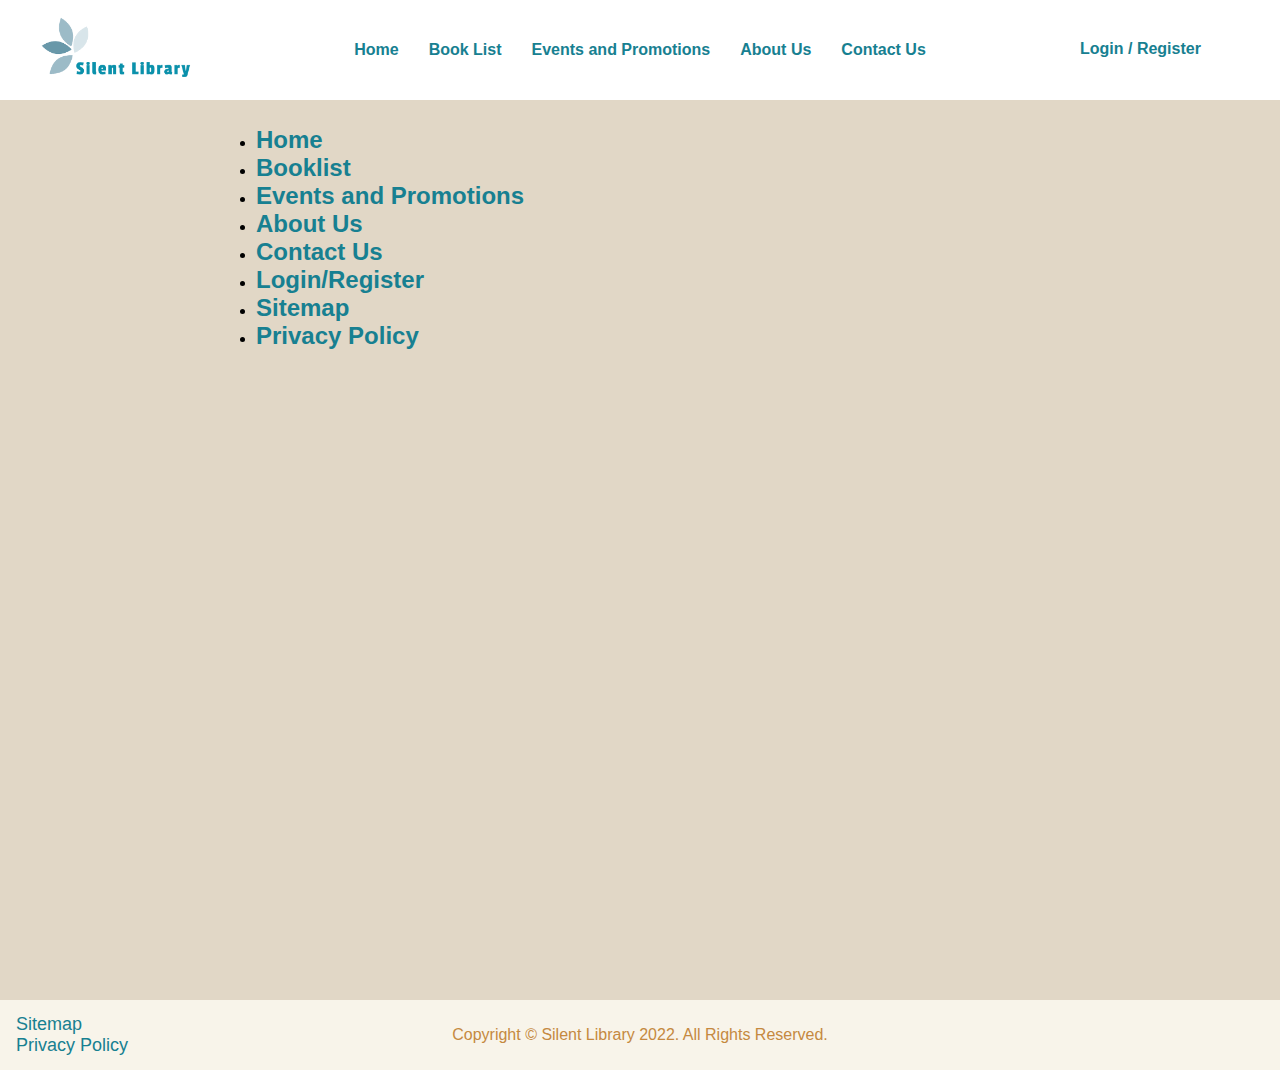
<file: pages/sitemap.html>
<!DOCTYPE html>
<html lang="en">

<head>
  <meta charset="UTF-8" />
  <meta http-equiv="X-UA-Compatible" content="IE=edge" />
  <meta name="viewport" content="width=device-width, initial-scale=1.0" />
  <title>Silent Library</title>
  <link rel="stylesheet" href="../res/css/styles.css  " />
  <link rel="icon" type="image/x-icon" href="../res/img/sl-favicon.jpg" />
  <script src="https://ajax.googleapis.com/ajax/libs/jquery/3.2.1/jquery.min.js"></script>
  <script>
    $(document).ready(function () {
      $("#header").load("header.html");
      $("#footer").load("footer.html");
    });
  </script>
</head>

<body>
  <header>
    <div id="header"></div>
  </header>
  <main>
    <div class="sitemap">
      <div class="container">
        <ul>
          <li>
            <a href="index.html">
              <h2>Home</h2>
            </a>
          </li>
          <li>
            <a href="booklist.html">
              <h2>Booklist</h2>
            </a>
          </li>
          <li>
            <a href="events.html">
              <h2>Events and Promotions</h2>
            </a>
          </li>
          <li>
            <a href="about.html">
              <h2>About Us</h2>
            </a>
          </li>
          <li>
            <a href="contact.html">
              <h2>Contact Us</h2>
            </a>
          </li>
          <li>
            <a href="login.html">
              <h2>Login/Register</h2>
            </a>
          </li>
          <div id="admin-sitemap">
            <li>
              <a href="borrowers.html">
                <h2>Borrowers List</h2>
              </a>
            </li>
            <li>
              <a href="member.html">
                <h2>Members List</h2>
              </a>
            </li>
          </div>
          <li>
            <a href="sitemap.html">
              <h2>Sitemap</h2>
            </a>
          </li>
          <li>
            <a href="privacy.html">
              <h2>Privacy Policy</h2>
            </a>
          </li>
        </ul>
      </div>
    </div>
  </main>
  <footer>
    <div id="footer"></div>
  </footer>
</body>

</html>
</file>
<file: res/css/styles.css>
/* 
colors:
#E1D7C6
#178091
#F8F4EA
*/

/* Universal css property */
* {
    margin: 0;
    padding: 0;
    font-family: Arial, Helvetica, sans-serif;
}

/* change background color inside of main tag */
main {
    background-color: #E1D7C6;
}

/* remove underline for anchor tags*/
a {
    text-decoration: none;
}

/* remove the bullet style for lists*/
li {
    list-style: none;
}

#profile-name h6 {
    width: 50px;
    color: #178091;
    text-align: center;
}

#tabs {
    width: 50%;
    margin: auto;
}

/* adjust size and padding of logo image */
.logo img {
    padding: 2px 25px;
    width: 150px;
    position: absolute;
}

.navbar {
    position: relative;
    overflow: hidden;
    font-family: Arial, Helvetica, sans-serif;
    height: 100px;
}

.navbar::before {
    content: "";
    position: absolute;
    background-size: cover;
    top: 0;
    right: 0;
    bottom: 0;
    left: 0;
    opacity: 0.2;
}

.navbar img {
    width: 200px;
}

/* hidden border for input form where property is disabled */
input:disabled {
    border-style: hidden;
}

/* change color of links in header */
.nav-links a {
    color: #178091;
}

/* spread horizontally and center align menu*/
.menu {
    display: flex;
    font-size: 16px;
    gap: 2px;
    position: absolute;
    top: 50%;
    left: 50%;
    transform: translate(-50%, -50%);
}

/* add padding around menu list */
.menu li {
    padding: 5px 14px;
}

/* add background color in menu list when hovering */
.menu li:hover {
    background-color: #E1D7C6;
    border-radius: 5px;
    transition: 0.3s;
}

/* make menu links bolder */
.menu li a {
    font-weight: bolder;
}

/* align footer and change background color */
.footer {
    vertical-align: bottom;
    position: relative;
    overflow: hidden;
    background-color: #F8F4EA
}

/* align link, change color and size in footer */
.nav-left {
    font-size: 18px;
    float: left;
    padding: 14px 16px;
}

.nav-login {
    float: right;
    position: absolute;
    right: 30px;
    top: 35%;
}

.user {
    position: absolute;
    top: 18px;
}

.user img {
    width: 50px;
}

.nav-logout {
    float: right;
    margin-right: 200px;
}

.drop-down {
    position: absolute;
    display: none;
    top: -10px;
    left: 70px;
}

.drop-down li {
    padding: 4px;
    width: 100px;
}

.nav-login li {
    margin: 0 5px;
    padding: 5px;
    width: 140px;
}

.nav-login span {
    margin: 0 5px;
    padding: 5px;
}

/* add background color in menu list when hovering */
.nav-right li:hover {
    background-color: #E1D7C6;
    border-radius: 5px;
    transition: 0.3s;
}

/* make menu links bolder */
.nav-right li a {
    font-weight: bolder;
}

/* set size of profile image to the right and add padding */
.profile img {
    width: 50px;
    position: relative;
    padding: 20px 20px;
}

/* change color of link when hovering */
.nav-left li a:hover {
    color: #E1D7C6;
}

/* change color of copyright in footer */
.menu p {
    color: #C58940;
}

/* add padding to the col class and adjust minimum height */
.col {
    padding: 2% 4%;
    min-height: 100vh;
}

/* center align books column */
.book-col {
    width: 100%;
    display: inline-block;
    text-align: center;
}

.section-heading {
    margin-top: 40px;
    color: #444;
    text-shadow: 2px 2px 10px #33333350;
}

.book-list {
    position: relative;
    text-align: left;
    display: inline-block;
    margin: 30px 10px;
    width: 390px;
    padding: 10px 0;
    height: 500px;
}

.book-overlay {
    position: absolute;
    width: 100%;
    top: 50%;
    text-align: center;
    opacity: 0;
}

.book-list:hover .content {
    transition: 0.5s ease;
    opacity: 0.5;
}

.book-list:hover .book-overlay {
    opacity: 1;
    transition: 0.5s ease;
}

/* book list image size */
.book-list img {
    max-height: 300px;
    margin: 10px auto;
    display: block;
    box-shadow: 0 5px 10px 0 rgba(0, 0, 0, 0.2), 0 6px 20px 0 rgba(0, 0, 0, 0.5);
}

/* align booktitle to center */
.book-title {
    padding-top: 20px;
    color: #444;
}

.content {
    color: #444;
}

.rating i {
    font-size: 25px;
    color: #C58940;
}

/* Adjust the margin of book description */
.book-list p {
    margin: 15px 20px;
    font-size: 20px;
}

/* book description shows 3 lines and add ellipsis to overflow*/
.description {
    text-overflow: ellipsis;
    overflow: hidden;
    display: -webkit-box;
    -webkit-line-clamp: 3;
    -webkit-box-orient: vertical;
}

/* adjust the padding ang minimum height for sitemap div */
.sitemap {
    padding: 2% 20%;
    min-height: 100vh;
}

.sitemap li {
    list-style: disc;
}

.sitemap li a {
    color: #178091;
}

.events {
    display: flex;
    padding: 20px;
    box-shadow: 0 4px 8px 0 rgba(0, 0, 0, 0.2), 0 6px 20px 0 rgba(0, 0, 0, 0.19);
    /*add shaddow around box*/
    background-color: rgb(229, 186, 115, 0.1);
    /*change background color of event*/
    margin-bottom: 20px;
    position: relative;
}

.events h1 {
    font-size: 50px;
}

.event-details h1 {
    color: #178091;
    font-size: 40px;
    font-family: 'Kaushan Script', cursive;
    font-weight: 300;
}

.event-details h3 {
    font-size: 25px;
    font-family: 'Kaushan Script', cursive;
}

.banner-details {
    margin: auto;
}

.event-img img {
    width: 200px;
    padding: 0 20px;
}

.quote {
    text-align: center;
    font-size: 20px;
    width: 600px;
    margin: auto;
    font-weight: lighter;
    color: black;
}

.landing-banner {
    display: flex;
    padding: 20px;
    box-shadow: 0 4px 8px 0 rgba(0, 0, 0, 0.2), 0 6px 20px 0 rgba(0, 0, 0, 0.19);
    background-color: rgb(229, 186, 115, 0.1);
    /*add shaddow around box*/
    margin-bottom: 20px;
}

.banner-details h1 {
    font-family: 'Lobster', cursive;
    color: #178091;
    font-size: 70px;
    text-shadow: 2px 2px #33333350;
}

.enquire-btn {
    position: absolute;
    text-align: center;
    top: 50%;
    width: 100%;
    opacity: 0;
}

.events:hover .enquire-btn {
    opacity: 1;
    transition: 0.5s ease;
}

.events:hover .event-img {
    opacity: 0.3;
    transition: 0.5s ease;
}

.events:hover .event-details {
    opacity: 0.3;
    transition: 0.5s ease;
}


.btn:hover {
    transform: scale(1.02);
    transition: 0.3s ease;
}

.registration {
    width: 800px;
    margin: auto;
}

.alert h3 {
    text-align: center;
    color: #1BBA93;
    display: none;
}

.sign-up {
    width: 650px;
    margin: 30px auto;
    background: linear-gradient(to right, #F8F4EA, #ECE8DD 50%);
    border-radius: 10px;
}

.log-in {
    width: 400px;
    margin: 30px auto;
    background: linear-gradient(to right, #F8F4EA, #ECE8DD 50%);
    border-radius: 10px;
}

.form-header {
    border-top-left-radius: 10px;
    border-top-right-radius: 10px;
}

.form-header h2 {
    font-size: 30px;
    text-align: center;
    color: #178091;
    padding: 20px 0;
    border-bottom: 1px solid #cccccc;
}

.form-header h4 {
    color: #178091;
    padding-top: 10px;
}

.form-body {
    padding: 10px 40px;
    color: #666;
}

.label-title {
    color: #178091;
    font-size: 17px;
    font-weight: bold;
}

.form-input {
    font-size: 17px;
    box-sizing: border-box;
    width: 100%;
    height: 34px;
    padding-left: 10px;
    padding-right: 10px;
    color: #333333;
    text-align: left;
    border: 1px solid #d6d6d6;
    border-radius: 4px;
    background: white;
    outline: none;
    margin-bottom: 10px;
}

.sign-up textarea {
    resize: none;
    width: 100%;
    height: 150px;
}

.form-footer {
    border-bottom-left-radius: 10px;
    border-bottom-right-radius: 10px;
    padding: 10px 40px;
    text-align: center;
    border-top: 1px solid #cccccc;
}

.row {
    display: flex;
}

.row-about {
    display: flex;
    width: 75%;
    margin: 20px auto;
}

.horizontal {
    padding-bottom: 20px;
    border-bottom: 5px double #C58940;
    width: 500px;
    margin: auto;
}

.col-left {
    flex: 50%;
}

.col-right {
    flex: 50%;
}

.contact {
    text-align: center;
}

.contact i {
    color: #178091;
    font-size: 20px;
}

.contact h2 {
    color: #178091;
    margin: 5px;
}

.contact h4 {
    color: #666;
    font-weight: 200;
}

.about {
    text-align: center;
}

.about h1 {
    color: #178091;
    font-size: 80px;
    font-family: 'Kaushan Script', cursive;
    text-shadow: 3px 3px #33333350;
}

.about h4 {
    color: #666;
    font-size: 25px;
    margin: 25px 0;
    line-height: 30px;
}

* {
    box-sizing: border-box
}

/* Slideshow container */
.slideshow-container {
    max-width: 1000px;
    position: relative;
    margin: auto;
    padding: 30px 0;
    height: 300px;
}

.slides {
    position: absolute;
    margin: 0 50px;
    width: 900px;
}

.slide-images {
    display: none;
    margin: 0 auto;
    float: left;
    width: 300px;
    text-align: center;
}


/* Next & previous buttons */
.prev,
.next {
    cursor: pointer;
    position: absolute;
    top: 50%;
    margin-top: -22px;
    padding: 16px;
    color: white;
    font-weight: bold;
    font-size: 18px;
    transition: 0.6s ease;
    border-radius: 0 3px 3px 0;
    user-select: none;
    transform: translate(-50%, -50%);
}

/* Position the "next button" to the right */
.next {
    right: 0;
    border-radius: 3px 0 0 3px;
}

/* On hover, add a black background color with a little bit see-through */
.prev:hover,
.next:hover {
    background-color: rgba(0, 0, 0, 0.8);
}

/* Caption text */
.text {
    color: #f2f2f2;
    font-size: 15px;
    padding: 8px 12px;
    position: absolute;
    bottom: 8px;
    width: 100%;
    text-align: center;
}

/* Number text (1/3 etc) */
.numbertext {
    color: #f2f2f2;
    font-size: 12px;
    padding: 8px 12px;
    position: absolute;
    top: 0;
}

/* The dots/bullets/indicators */
.dot {
    cursor: pointer;
    height: 15px;
    width: 15px;
    margin: 0 2px;
    background-color: #bbb;
    border-radius: 50%;
    display: inline-block;
    transition: background-color 0.6s ease;
}

.active,
.dot:hover {
    background-color: #717171;
}


.row-member {
    width: 1000px;
    margin: auto;
}

.member {
    width: 480px;
    float: left;
    margin: 10px;
    padding: 10px;
    background: linear-gradient(to right, #F8F4EA, #ECE8DD 50%);
    box-shadow: 0 4px 8px 0 rgba(0, 0, 0, 0.2), 0 6px 20px 0 rgba(0, 0, 0, 0.19);
}

.member-img {
    width: 100px;
    float: left;
}

.member-img img {
    width: 100px;
    margin: auto;
    padding: 10px 0;
}

.member-details {
    width: 350px;
    float: left;
}

.member-details h3 {
    color: #717171;
    padding-bottom: 10px;
}

.action {
    width: 480px;
    margin: auto;
    float: left;
    text-align: center;
}

.member-details {
    width: 350px;
}

.btn-warning {
    background-color: orange;
    border: none;
    color: white;
    padding: 10px 25px;
    text-align: center;
    text-decoration: none;
    display: inline-block;
    font-size: 16px;
    cursor: pointer;
    margin-top: 20px;
    border-radius: 6px;
    margin: 5px;
}

.btn-danger {
    background-color: red;
    border: none;
    color: white;
    padding: 10px 25px;
    text-align: center;
    text-decoration: none;
    display: inline-block;
    font-size: 16px;
    cursor: pointer;
    margin-top: 20px;
    border-radius: 6px;
    margin: 5px;
}

.btn-success {
    background-color: green;
    border: none;
    color: white;
    padding: 10px 25px;
    text-align: center;
    text-decoration: none;
    display: inline-block;
    font-size: 16px;
    cursor: pointer;
    margin-top: 20px;
    border-radius: 6px;
    margin: 5px;
}

.btn-info {
    background-color: #178091;
    border: none;
    color: white;
    padding: 15px 32px;
    text-align: center;
    text-decoration: none;
    display: inline-block;
    font-size: 16px;
    cursor: pointer;
    margin-top: 20px;
    border-radius: 6px;
    box-shadow: 0 4px 8px 0 rgba(0, 0, 0, 0.2), 0 6px 20px 0 rgba(0, 0, 0, 0.19);
    margin: 5px;
}

/* clear  */
.clear {
    clear: both;
}

.btn-right {
    float: right;
}

.modal {
    display: none;
    position: fixed;
    left: 0;
    top: 0;
    width: 100vw;
    height: 100vh;
    background-color: rgba(0, 0, 0, 0.4);
}

.enquire-form {
    position: absolute;
    left: 35%;
    top: 15%;
}

.modal-content {
    background-color: rgb(229, 186, 115, 0.1);
    margin: 15% auto;
    /* 15% from the top and centered */
    padding: 20px;
    border: 1px solid #888;
    width: 80%;
    /* Could be more or less, depending on screen size */
}

.add-member {
    width: 650px;
    margin: auto;
    margin-top: 8%;
    background: linear-gradient(to right, #F8F4EA, #ECE8DD 50%);
    border-radius: 10px;
}

.borrowers-table th {
    padding: 10px 60px;
    color: #178091;
}

.borrowers-table td {
    padding-left: 20px;
    line-height: 50px;
    font-weight: 600;
}

.borrowers-table thead {
    line-height: 60px !important;
    box-shadow: 0 4px 8px 0 rgba(0, 0, 0, 0.2), 0 6px 20px 0 rgba(0, 0, 0, 0.19);
}

.borrowers-table tbody tr:nth-child(even) {
    background: #ECE8DD;
}

.borrowers {
    width: 90%;
    margin: 40px auto;
}

.borrowers-table {
    border-spacing: 0;
}

.user-profile {
    width: 80%;
    margin: 40px auto;
    width: 650px;
    margin: 30px auto;
    background: linear-gradient(to right, #F8F4EA, #ECE8DD 50%);
    border-radius: 10px;
}

.user-profile h1 {
    padding: 20px;
    text-align: center;
}
</file>
